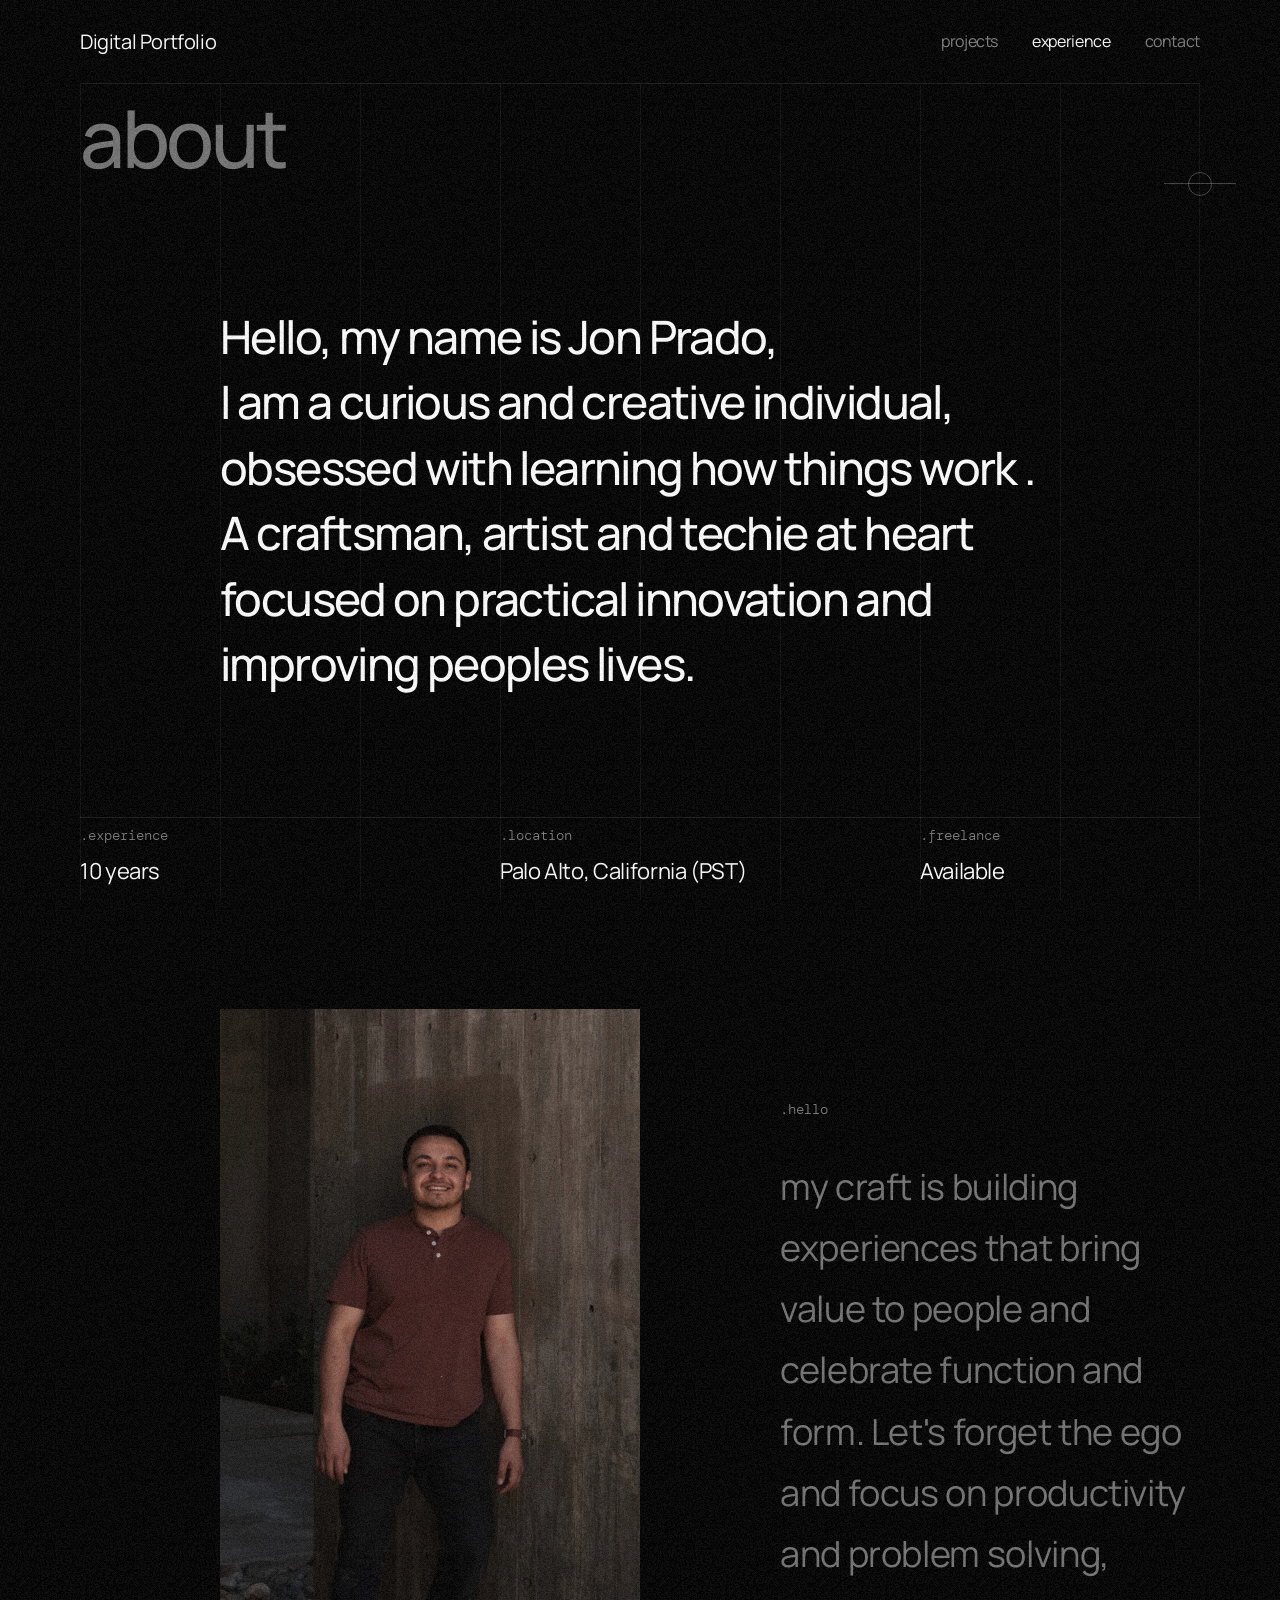
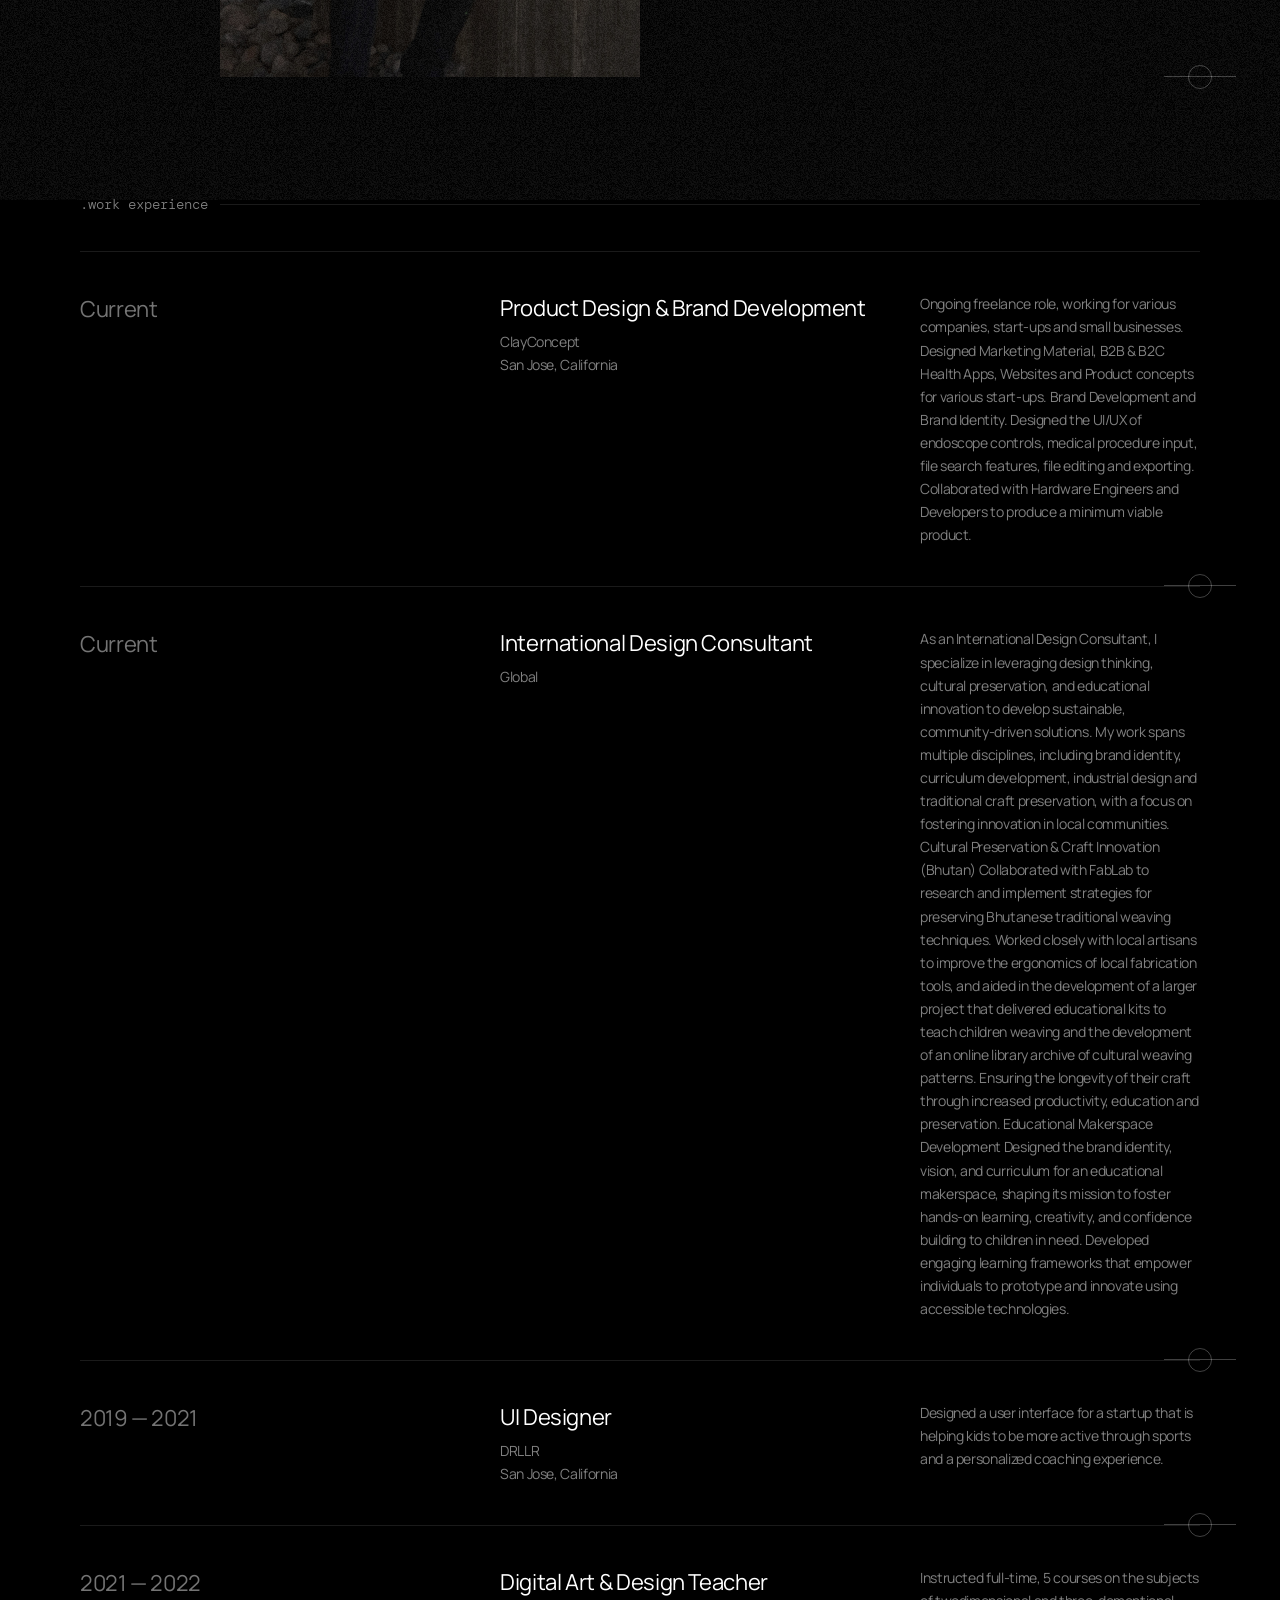
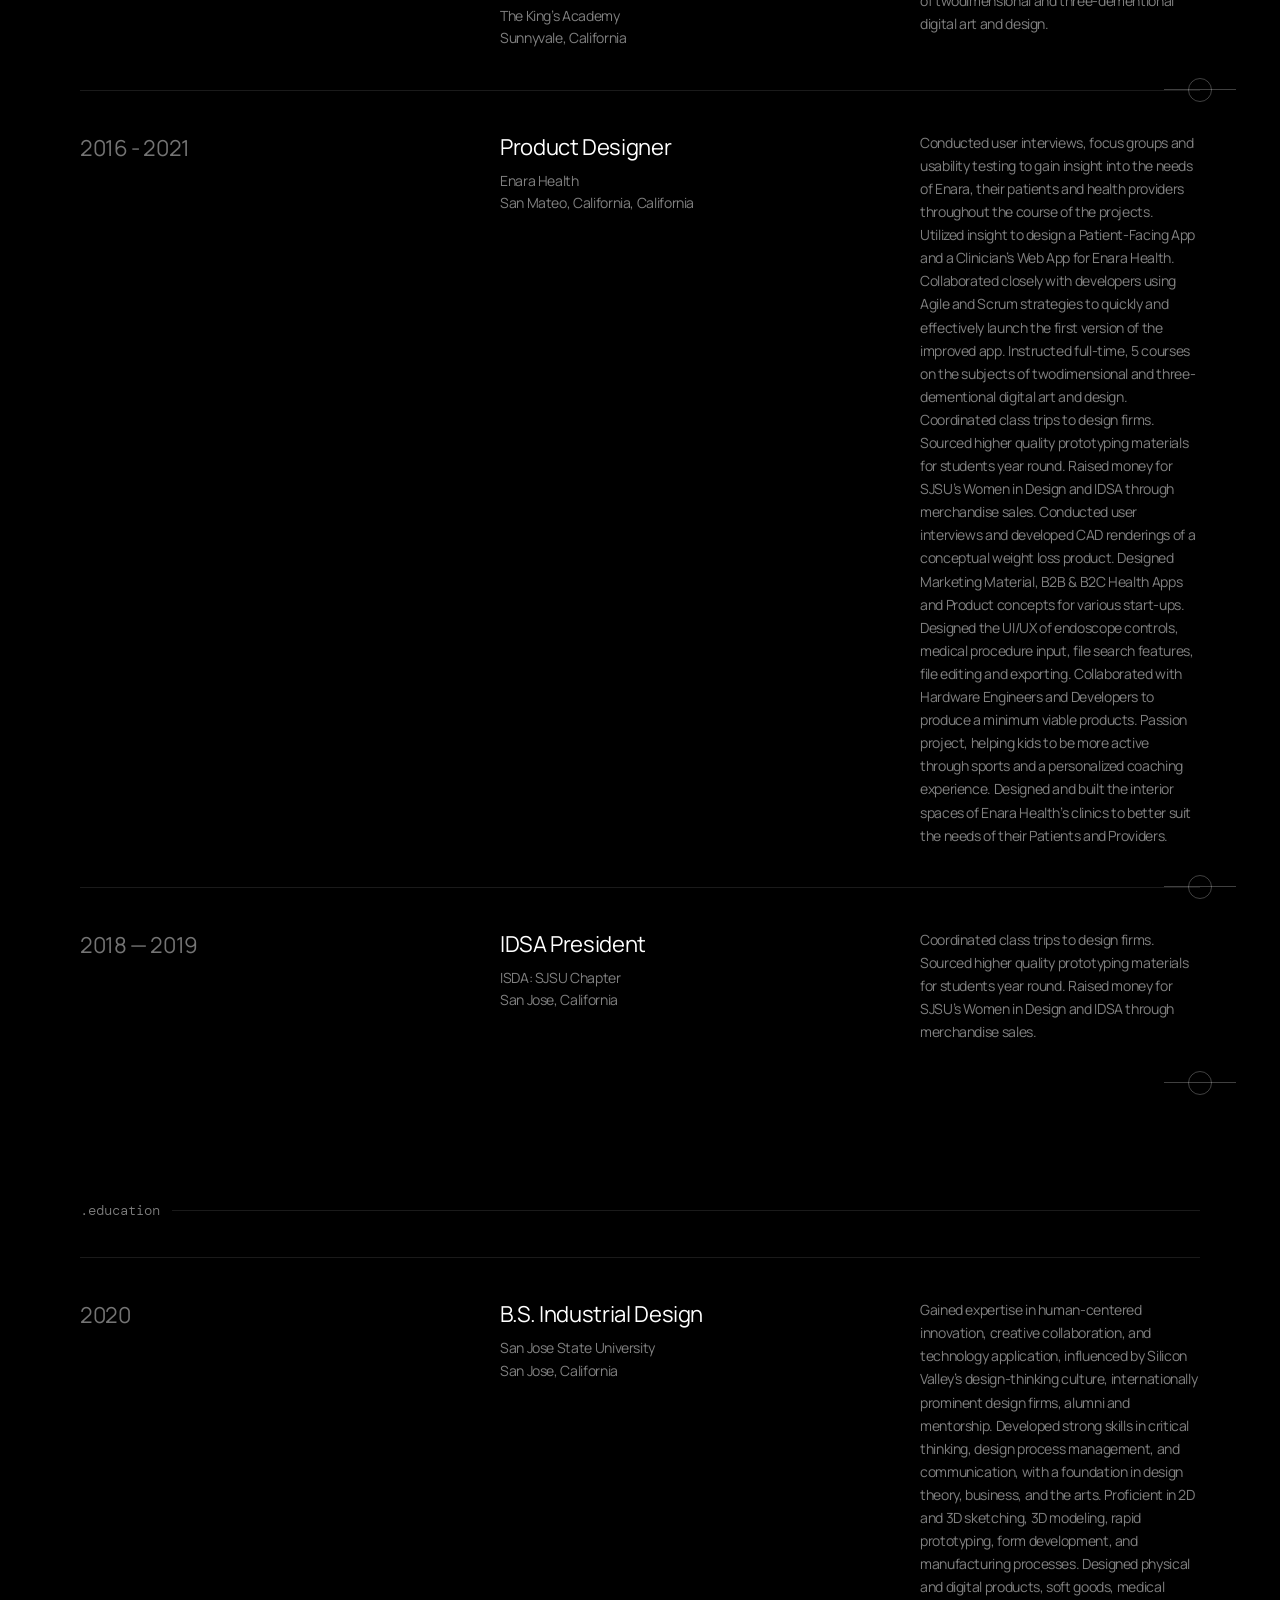
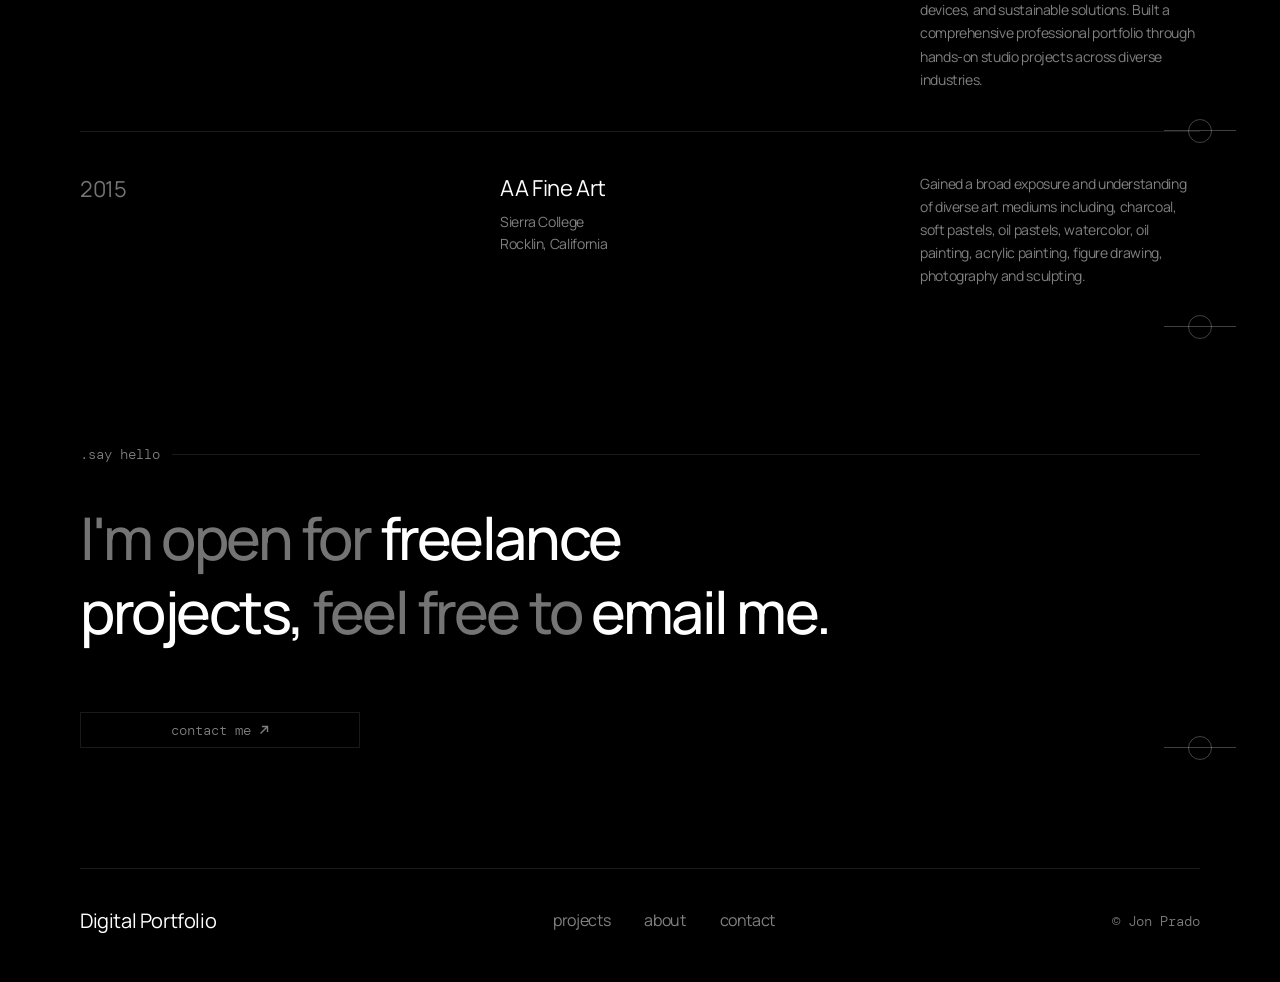
<file: about/index.html>
<!doctype html>
<html lang="en">
<head>
<meta charset="utf-8">
<meta name="viewport" content="width=device-width, initial-scale=1">
<title>About – Jon Prado</title>
<meta name="description" content="Background, work experience and education of industrial designer Jon Prado.">
<meta property="og:title" content="About – Jon Prado">
<meta property="og:description" content="Background, work experience and education of industrial designer Jon Prado.">
<meta property="og:image" content="../assets/img/ddtFr3f8RPTPjyp72djiLDMN8U.png">
<meta name="theme-color" content="#000000">
<link rel="icon" href="../assets/img/H1RxzfrUSxg64QKELY3QyXsmkQs.png" media="(prefers-color-scheme: light)">
<link rel="icon" href="../assets/img/whCHbDWYmjawGBTFboHAMs2qkU.png" media="(prefers-color-scheme: dark)">
<link rel="preconnect" href="https://fonts.googleapis.com">
<link rel="preconnect" href="https://fonts.gstatic.com" crossorigin>
<link rel="stylesheet" href="https://fonts.googleapis.com/css2?family=DM+Mono:wght@300;400&family=Manrope:wght@400;500&display=swap">
<link rel="stylesheet" href="../assets/css/style.css?v=co2">
</head>
<body>
<div class="grain" aria-hidden="true"></div>
<div class="columns" aria-hidden="true"><div class="container"><span></span><span></span><span></span><span></span><span></span><span></span><span></span><span></span></div></div>

<header class="nav">
  <div class="container">
    <a class="brand" href="../">Digital Portfolio</a>
    <button class="menu-btn" aria-expanded="false" aria-controls="nav-links"><span class="txt">menu</span><span class="icon" aria-hidden="true"></span></button>
    <nav class="nav-links" id="nav-links" aria-label="Main"><a href="../projects/">projects</a><a href="../about/" aria-current="page">experience</a><a href="../contact/">contact</a></nav>
    <div class="nav-progress" aria-hidden="true"></div>
  </div>
</header>

<main>
<section class="page-head">
  <div class="container">
    <h1 class="page-title mark">about</h1>
    <h2 class="lead reveal-words">Hello, my name is Jon Prado,<br>I am a curious and creative individual, obsessed with learning how things work . A craftsman, artist and techie at heart focused on  practical innovation and improving peoples lives.</h2>
    <div class="stats">
      <div><span class="mono label">.experience</span><h3>10 years</h3></div>
      <div><span class="mono label">.location</span><h3>Palo Alto, California (PST)</h3></div>
      <div><span class="mono label">.freelance</span><h3>Available</h3></div>
    </div>
  </div>
</section>
<section class="container">
  <div class="split hello-block mark">
    <div class="portrait fx"><img src="../assets/img/u8YN9o2jpIjj2VYtr0SYcEssaI.jpg" alt="Jon Prado leaning against a concrete wall" loading="lazy"></div>
    <div class="text"><p class="mono label section-label">.hello</p><h2 class="reveal-words">my craft is building experiences that bring value to people and celebrate function and form. Let&#x27;s forget the ego and focus on productivity and problem solving,</h2></div>
  </div>
  <div class="timeline">
    <p class="mono label section-label rule">.work experience</p>
    <article class="entry fx mark">
      <p class="period">Current</p>
      <div class="role"><h3>Product Design &amp; Brand Development</h3><p>ClayConcept<br>San Jose, California</p></div>
      <p class="desc">Ongoing freelance role, working for various companies, start-ups and small businesses. Designed Marketing Material, B2B &amp; B2C Health Apps, Websites and Product concepts for various start-ups. Brand Development and Brand Identity. Designed the UI/UX of endoscope controls, medical procedure input, file search features, file editing and exporting. Collaborated with Hardware Engineers and Developers to produce a minimum viable product.</p>
    </article><article class="entry fx mark">
      <p class="period">Current</p>
      <div class="role"><h3>International Design Consultant</h3><p>Global</p></div>
      <p class="desc">As an International Design Consultant, I specialize in leveraging design thinking, cultural preservation, and educational innovation to develop sustainable, community-driven solutions. My work spans multiple disciplines, including brand identity, curriculum development, industrial design and traditional craft preservation, with a focus on fostering innovation in local communities. Cultural Preservation &amp; Craft Innovation (Bhutan) Collaborated with FabLab to research and implement strategies for preserving Bhutanese traditional weaving techniques. Worked closely with local artisans to improve the ergonomics of local fabrication tools, and aided in the development of a larger project that delivered educational kits to teach children weaving and the development of an online library archive of cultural weaving patterns. Ensuring the longevity of their craft through increased productivity, education and preservation. Educational Makerspace Development Designed the brand identity, vision, and curriculum for an educational makerspace, shaping its mission to foster hands-on learning, creativity, and confidence building to children in need. Developed engaging learning frameworks that empower individuals to prototype and innovate using accessible technologies.</p>
    </article><article class="entry fx mark">
      <p class="period">2019 — 2021</p>
      <div class="role"><h3>UI Designer</h3><p>DRLLR<br>San Jose, California</p></div>
      <p class="desc">Designed a user interface for a startup that  is helping kids to be more active through sports and a personalized coaching experience.</p>
    </article><article class="entry fx mark">
      <p class="period">2021 — 2022</p>
      <div class="role"><h3>Digital Art &amp; Design Teacher</h3><p>The King’s Academy<br>Sunnyvale, California</p></div>
      <p class="desc">Instructed full-time, 5 courses on the subjects of twodimensional and three-dementional digital art and design.</p>
    </article><article class="entry fx mark">
      <p class="period">2016 - 2021</p>
      <div class="role"><h3>Product Designer</h3><p>Enara Health<br>San Mateo, California, California</p></div>
      <p class="desc">Conducted user interviews, focus groups and usability testing to gain insight into the needs of Enara, their patients and health providers throughout the course of the projects. Utilized insight to design a Patient-Facing App and a Clinician’s Web App for Enara Health. Collaborated closely with developers using Agile and Scrum strategies to quickly and effectively launch the first version of the improved app. Instructed full-time, 5 courses on the subjects of twodimensional and three-dementional digital art and design. Coordinated class trips to design firms. Sourced higher quality prototyping materials for students year round. Raised money for SJSU’s Women in Design and IDSA through merchandise sales. Conducted user interviews and developed CAD renderings of a conceptual weight loss product. Designed Marketing Material, B2B &amp; B2C Health Apps and Product concepts for various start-ups. Designed the UI/UX of endoscope controls, medical procedure input, file search features, file editing and exporting. Collaborated with Hardware Engineers and Developers to produce a minimum viable products. Passion project, helping kids to be more active through sports and a personalized coaching experience. Designed and built the interior spaces of Enara Health’s clinics to better suit the needs of their Patients and Providers.</p>
    </article><article class="entry fx mark">
      <p class="period">2018 — 2019</p>
      <div class="role"><h3>IDSA President</h3><p>ISDA: SJSU Chapter<br>San Jose, California</p></div>
      <p class="desc">Coordinated class trips to design firms. Sourced higher quality prototyping materials for students year round. Raised money for SJSU’s Women in Design and IDSA through merchandise sales.</p>
    </article>
  </div>
  <div class="timeline">
    <p class="mono label section-label rule">.education</p>
    <article class="entry fx mark">
      <p class="period">2020</p>
      <div class="role"><h3>B.S. Industrial Design</h3><p>San Jose State University<br>San Jose, California</p></div>
      <p class="desc">Gained expertise in human-centered innovation, creative collaboration, and technology application, influenced by Silicon Valley’s design-thinking culture, internationally prominent design firms, alumni and mentorship. Developed strong skills in critical thinking, design process management, and communication, with a foundation in design theory, business, and the arts. Proficient in 2D and 3D sketching, 3D modeling, rapid prototyping, form development, and manufacturing processes. Designed physical and digital products, soft goods, medical devices, and sustainable solutions. Built a comprehensive professional portfolio through hands-on studio projects across diverse industries.</p>
    </article><article class="entry fx mark">
      <p class="period">2015</p>
      <div class="role"><h3>AA Fine Art</h3><p>Sierra College<br>Rocklin, California</p></div>
      <p class="desc">Gained a broad exposure and  understanding of diverse art mediums including, charcoal, soft pastels, oil pastels, watercolor, oil painting, acrylic painting, figure drawing, photography and sculpting.</p>
    </article>
  </div>
</section>
<section class="section say-hello">
  <div class="container">
    <p class="mono label section-label rule">.say hello</p>
    <h2 class="big fx">I'm open for <span class="hi">freelance projects,</span> feel free to <a href="../contact/">email me.</a></h2>
    <div class="cta-row fx mark mark-spin"><a class="btn mono" href="../contact/">contact me <svg viewBox="0 0 10 10" aria-hidden="true"><path d="M1.5 8.5l7-7M3 1.5h5.5V7"/></svg></a></div>
  </div>
</section>
</main>

<footer class="footer">
  <div class="container">
    <a class="brand" href="../">Digital Portfolio</a>
    <nav class="links" aria-label="Footer"><a href="../projects/">projects</a><a href="../about/">about</a><a href="../contact/">contact</a></nav>
    <p class="mono copy">© Jon Prado</p>
  </div>
</footer>

<script src="../assets/js/main.js?v=f211797f" defer></script>
</body>
</html>
</file>
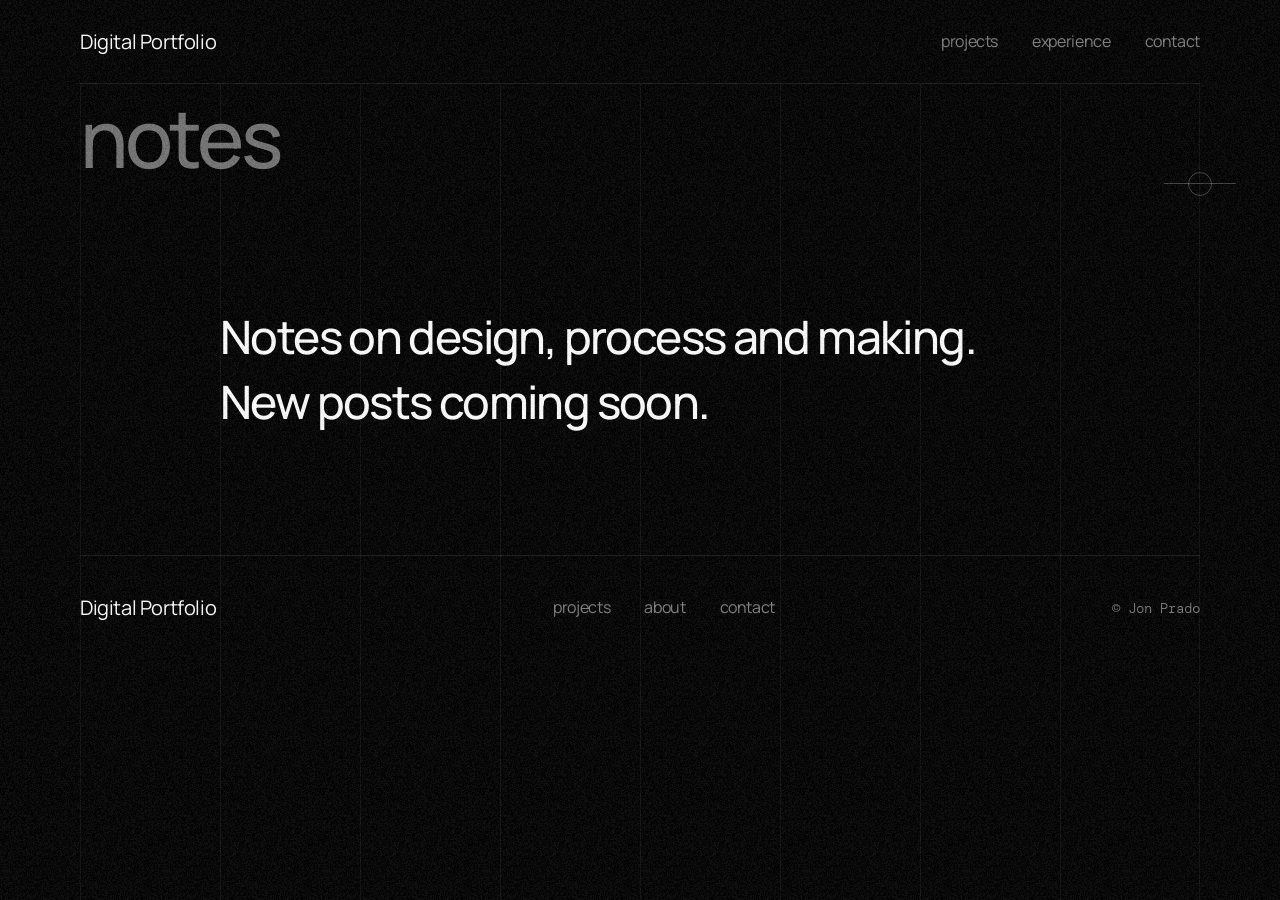
<file: blog/index.html>
<!doctype html>
<html lang="en">
<head>
<meta charset="utf-8">
<meta name="viewport" content="width=device-width, initial-scale=1">
<title>Notes – Jon Prado</title>
<meta name="description" content="Notes on design, process and making by Jon Prado.">
<meta property="og:title" content="Notes – Jon Prado">
<meta property="og:description" content="Notes on design, process and making by Jon Prado.">
<meta property="og:image" content="../assets/img/ddtFr3f8RPTPjyp72djiLDMN8U.png">
<meta name="theme-color" content="#000000">
<link rel="icon" href="../assets/img/H1RxzfrUSxg64QKELY3QyXsmkQs.png" media="(prefers-color-scheme: light)">
<link rel="icon" href="../assets/img/whCHbDWYmjawGBTFboHAMs2qkU.png" media="(prefers-color-scheme: dark)">
<link rel="preconnect" href="https://fonts.googleapis.com">
<link rel="preconnect" href="https://fonts.gstatic.com" crossorigin>
<link rel="stylesheet" href="https://fonts.googleapis.com/css2?family=DM+Mono:wght@300;400&family=Manrope:wght@400;500&display=swap">
<link rel="stylesheet" href="../assets/css/style.css?v=co2">
</head>
<body>
<div class="grain" aria-hidden="true"></div>
<div class="columns" aria-hidden="true"><div class="container"><span></span><span></span><span></span><span></span><span></span><span></span><span></span><span></span></div></div>

<header class="nav">
  <div class="container">
    <a class="brand" href="../">Digital Portfolio</a>
    <button class="menu-btn" aria-expanded="false" aria-controls="nav-links"><span class="txt">menu</span><span class="icon" aria-hidden="true"></span></button>
    <nav class="nav-links" id="nav-links" aria-label="Main"><a href="../projects/">projects</a><a href="../about/">experience</a><a href="../contact/">contact</a></nav>
    <div class="nav-progress" aria-hidden="true"></div>
  </div>
</header>

<main>
<section class="page-head">
  <div class="container">
    <h1 class="page-title mark">notes</h1>
    <h2 class="lead">Notes on design, process and making. New posts coming soon.</h2>
    <div class="posts">
      <!-- Copy this block for each post:
      <a class="post" href="post-slug/"><time class="mono" datetime="2026-01-01">Jan 1, 2026</time><h3>Post title</h3><svg class="arrow" viewBox="0 0 50 50" aria-hidden="true"><path d="M6 25h37M27 9l16 16-16 16"/></svg></a>
      -->
    </div>
  </div>
</section>

</main>

<footer class="footer">
  <div class="container">
    <a class="brand" href="../">Digital Portfolio</a>
    <nav class="links" aria-label="Footer"><a href="../projects/">projects</a><a href="../about/">about</a><a href="../contact/">contact</a></nav>
    <p class="mono copy">© Jon Prado</p>
  </div>
</footer>

<script src="../assets/js/main.js?v=f211797f" defer></script>
</body>
</html>
</file>
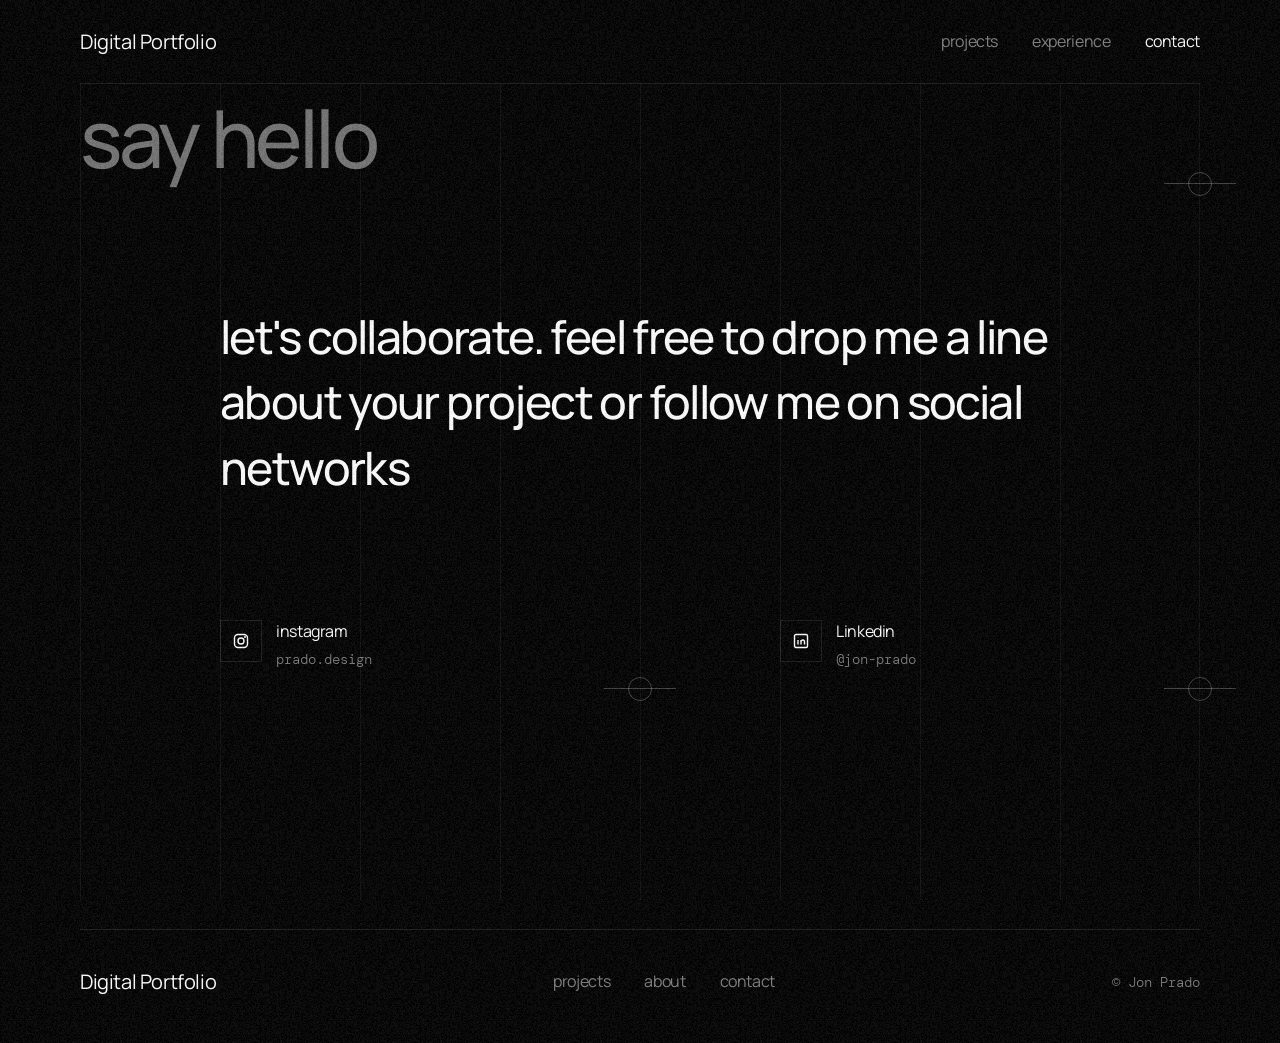
<file: contact/index.html>
<!doctype html>
<html lang="en">
<head>
<meta charset="utf-8">
<meta name="viewport" content="width=device-width, initial-scale=1">
<title>Contact – Jon Prado</title>
<meta name="description" content="Get in touch with Jon Prado about freelance industrial design and UI/UX projects.">
<meta property="og:title" content="Contact – Jon Prado">
<meta property="og:description" content="Get in touch with Jon Prado about freelance industrial design and UI/UX projects.">
<meta property="og:image" content="../assets/img/ddtFr3f8RPTPjyp72djiLDMN8U.png">
<meta name="theme-color" content="#000000">
<link rel="icon" href="../assets/img/H1RxzfrUSxg64QKELY3QyXsmkQs.png" media="(prefers-color-scheme: light)">
<link rel="icon" href="../assets/img/whCHbDWYmjawGBTFboHAMs2qkU.png" media="(prefers-color-scheme: dark)">
<link rel="preconnect" href="https://fonts.googleapis.com">
<link rel="preconnect" href="https://fonts.gstatic.com" crossorigin>
<link rel="stylesheet" href="https://fonts.googleapis.com/css2?family=DM+Mono:wght@300;400&family=Manrope:wght@400;500&display=swap">
<link rel="stylesheet" href="../assets/css/style.css?v=co2">
</head>
<body>
<div class="grain" aria-hidden="true"></div>
<div class="columns" aria-hidden="true"><div class="container"><span></span><span></span><span></span><span></span><span></span><span></span><span></span><span></span></div></div>

<header class="nav">
  <div class="container">
    <a class="brand" href="../">Digital Portfolio</a>
    <button class="menu-btn" aria-expanded="false" aria-controls="nav-links"><span class="txt">menu</span><span class="icon" aria-hidden="true"></span></button>
    <nav class="nav-links" id="nav-links" aria-label="Main"><a href="../projects/">projects</a><a href="../about/">experience</a><a href="../contact/" aria-current="page">contact</a></nav>
    <div class="nav-progress" aria-hidden="true"></div>
  </div>
</header>

<main>
<section class="page-head">
  <div class="container">
    <h1 class="page-title mark">say hello</h1>
    <h2 class="lead reveal-words">let&#x27;s collaborate. feel free to drop me a line about your project or follow me on social networks</h2>
    <div class="socials">
      <a class="social social-ig fx mark mark-spin" href="https://www.instagram.com/prado.design/" target="_blank" rel="noopener"><span class="ico"><svg viewBox="0 0 16 16"><rect x="1.5" y="1.5" width="13" height="13" rx="3.5"/><circle cx="8" cy="8" r="3"/><circle cx="12" cy="4" r=".4"/></svg></span><span><strong>instagram</strong><span class="mono">prado.design</span></span></a>
      <a class="social social-li fx mark mark-spin" href="https://www.linkedin.com/in/jon-prado" target="_blank" rel="noopener"><span class="ico"><svg viewBox="0 0 16 16"><rect x="1.5" y="1.5" width="13" height="13" rx="1.5"/><path d="M5 7v4.5M5 4.6v.1M8 11.5V7m0 2c0-1.2.8-2 2-2s1.5.8 1.5 2v2.5"/></svg></span><span><strong>Linkedin</strong><span class="mono">@jon-prado</span></span></a>
    </div>
  </div>
</section>
</main>

<footer class="footer">
  <div class="container">
    <a class="brand" href="../">Digital Portfolio</a>
    <nav class="links" aria-label="Footer"><a href="../projects/">projects</a><a href="../about/">about</a><a href="../contact/">contact</a></nav>
    <p class="mono copy">© Jon Prado</p>
  </div>
</footer>

<script src="../assets/js/main.js?v=f211797f" defer></script>
</body>
</html>
</file>
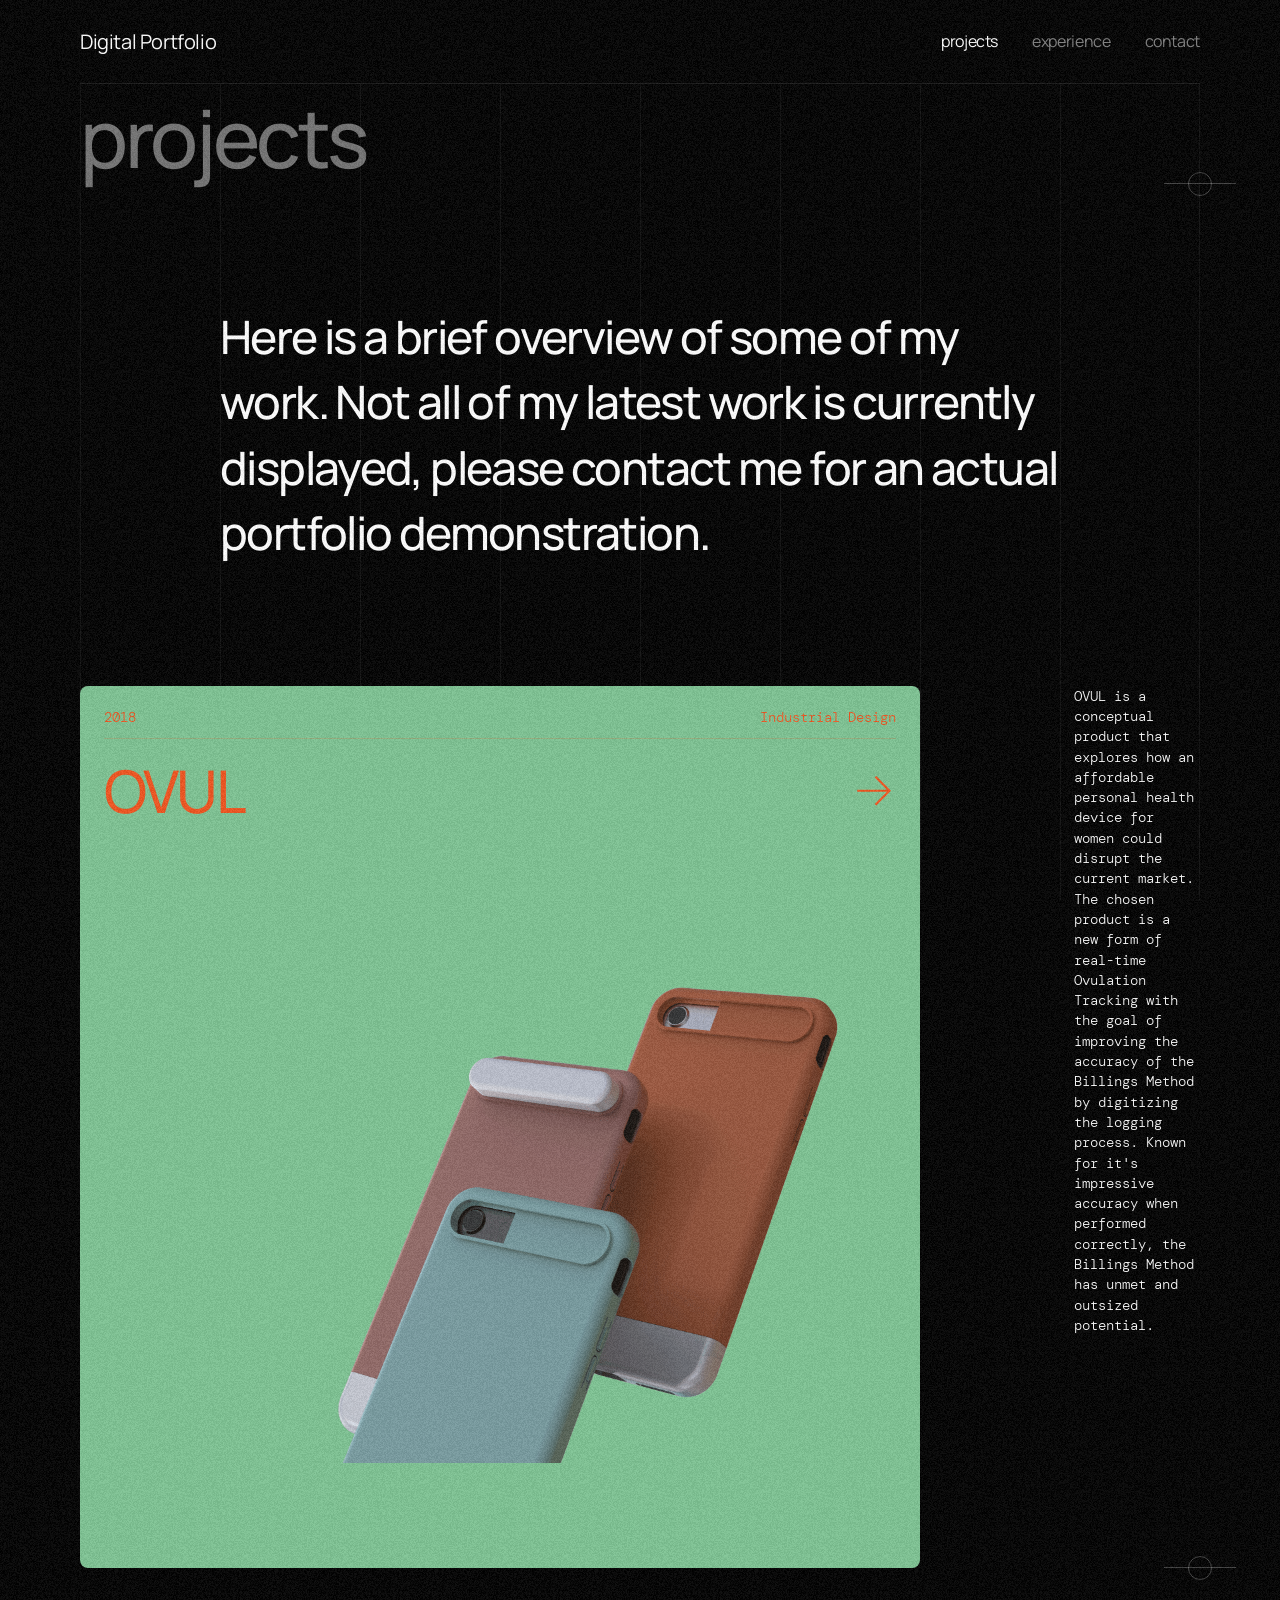
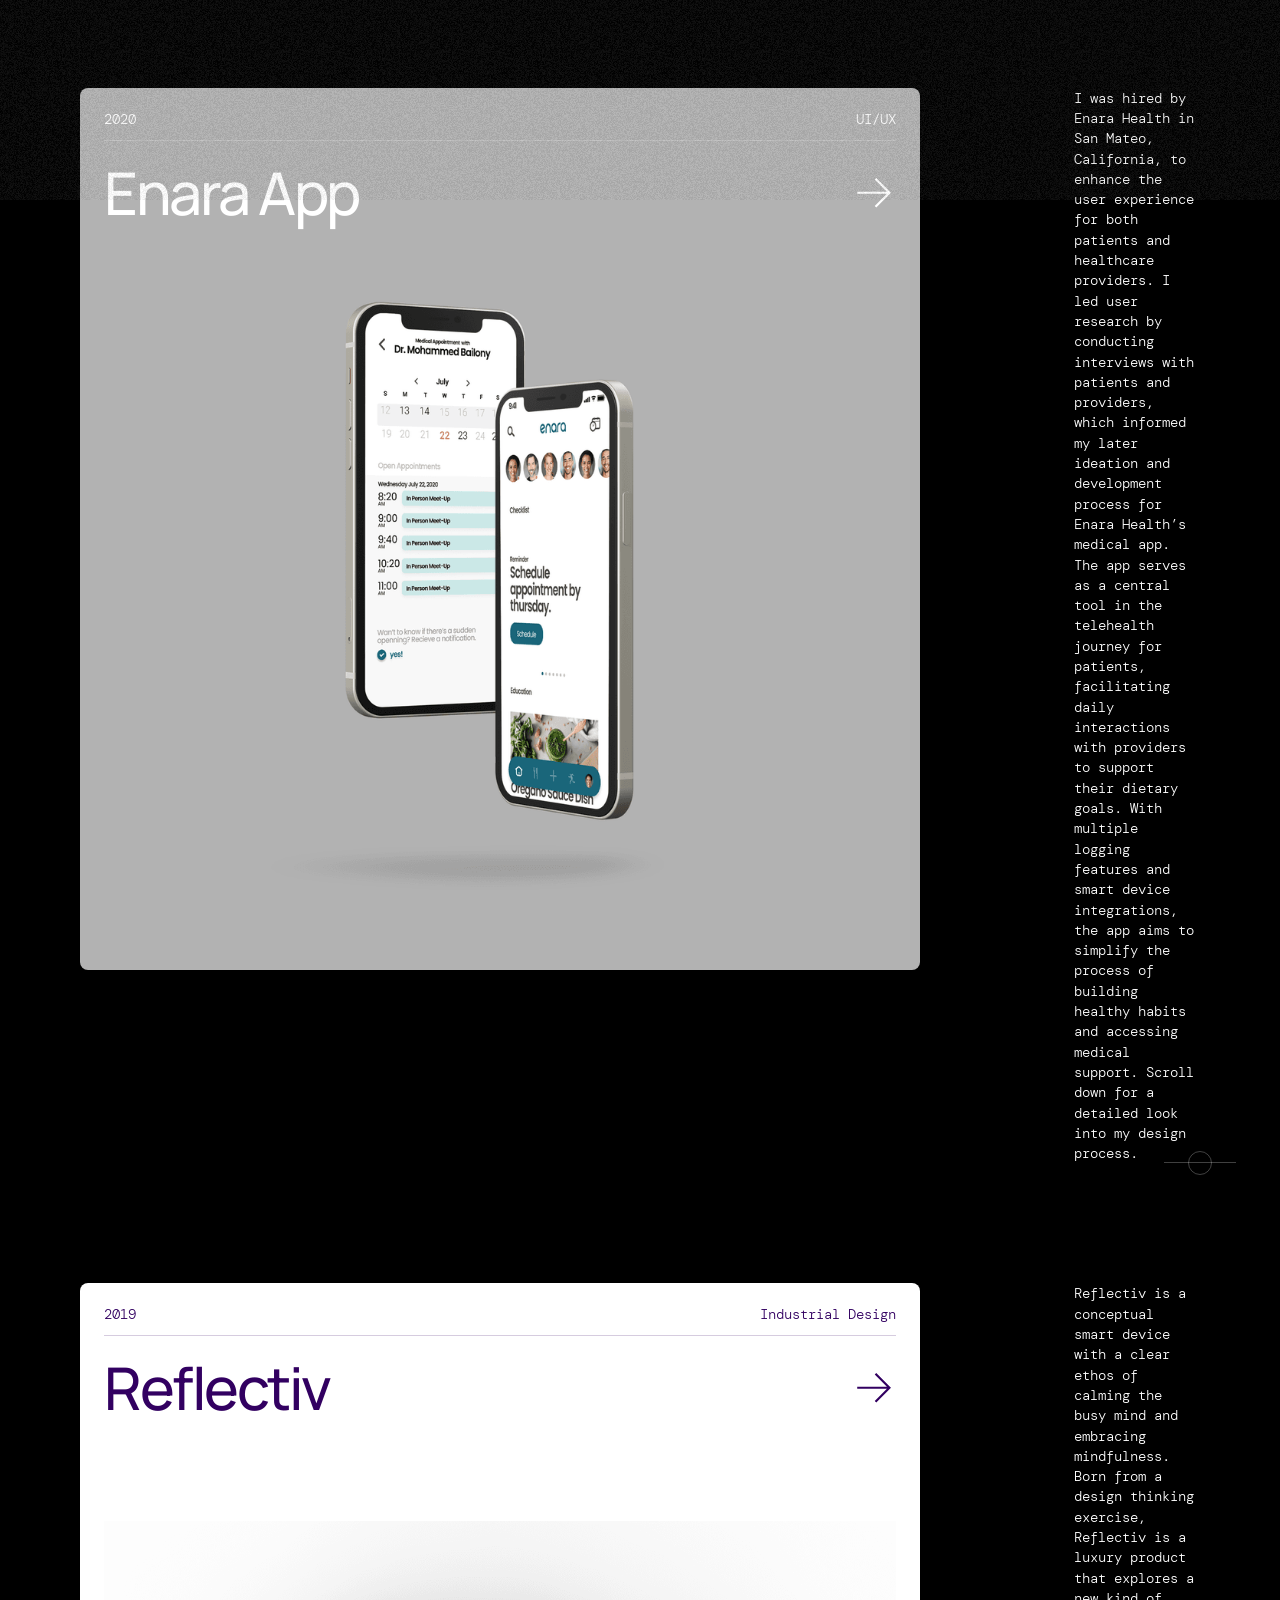
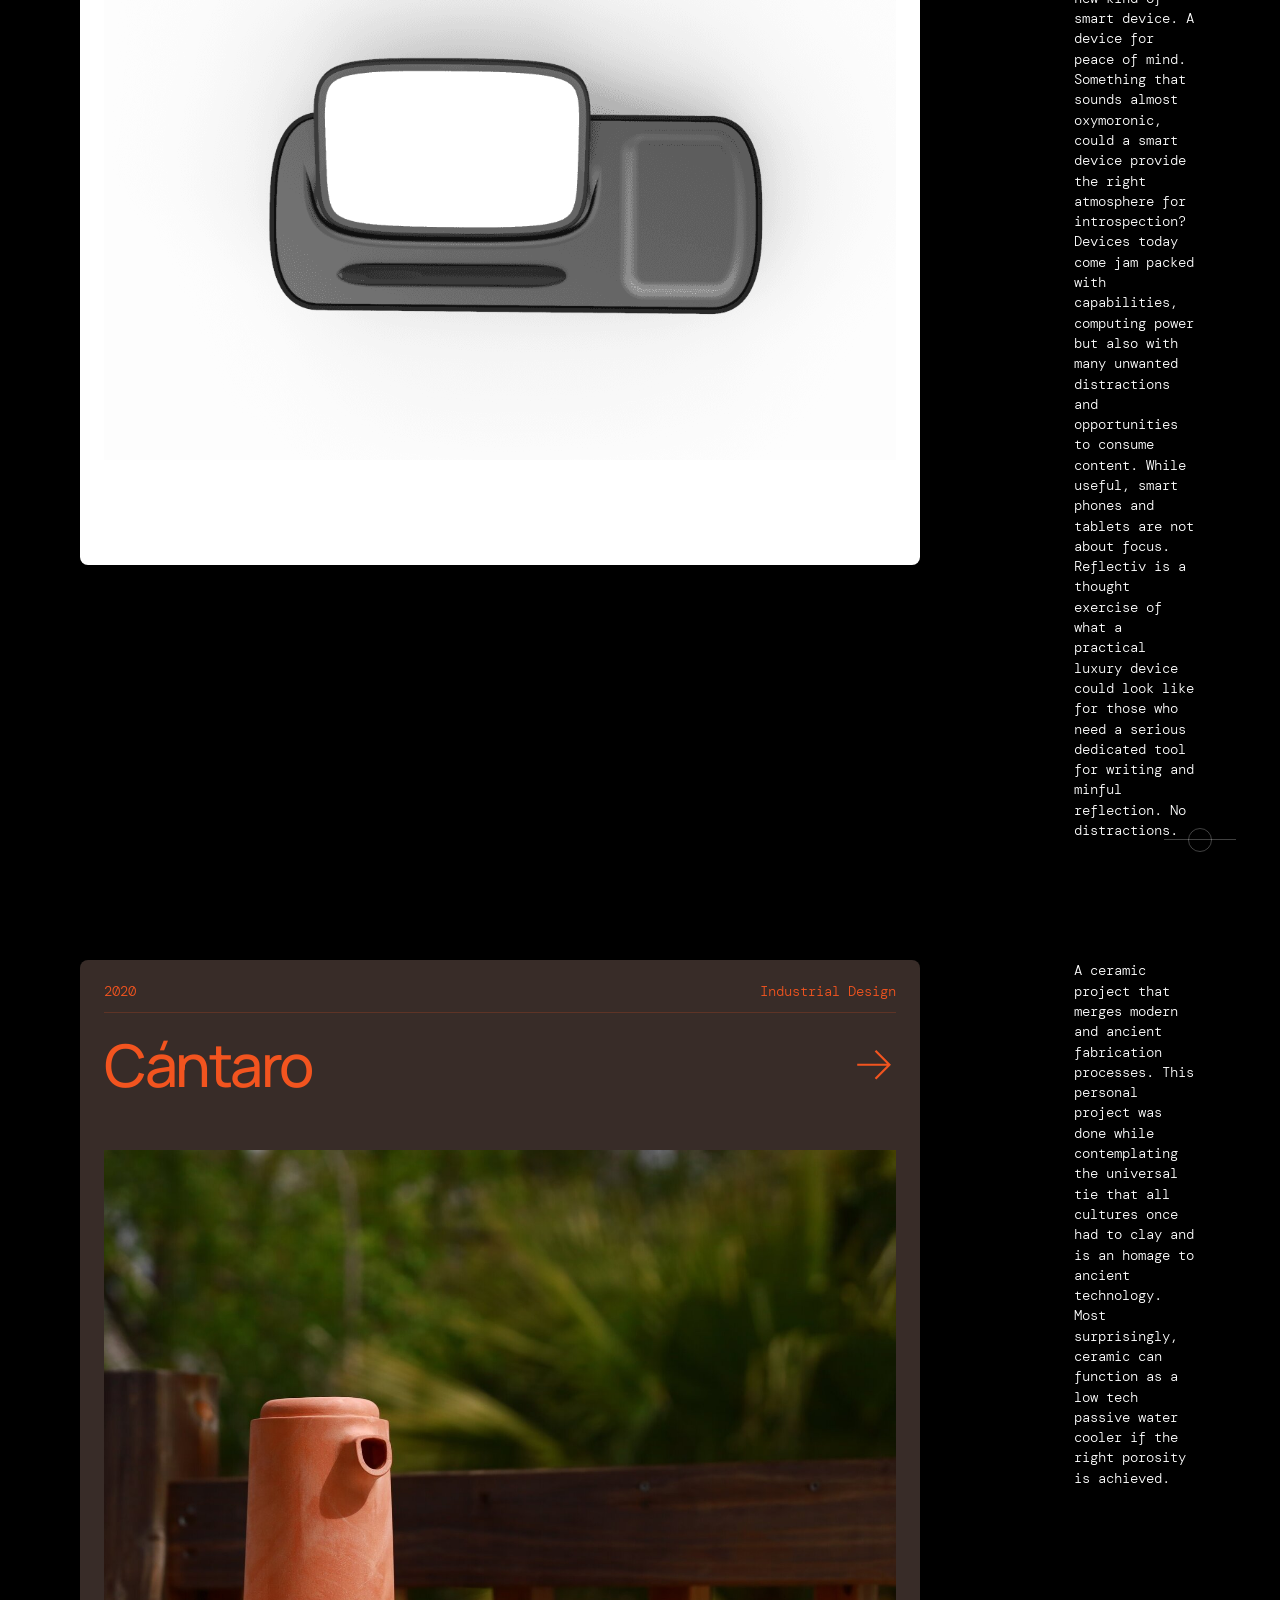
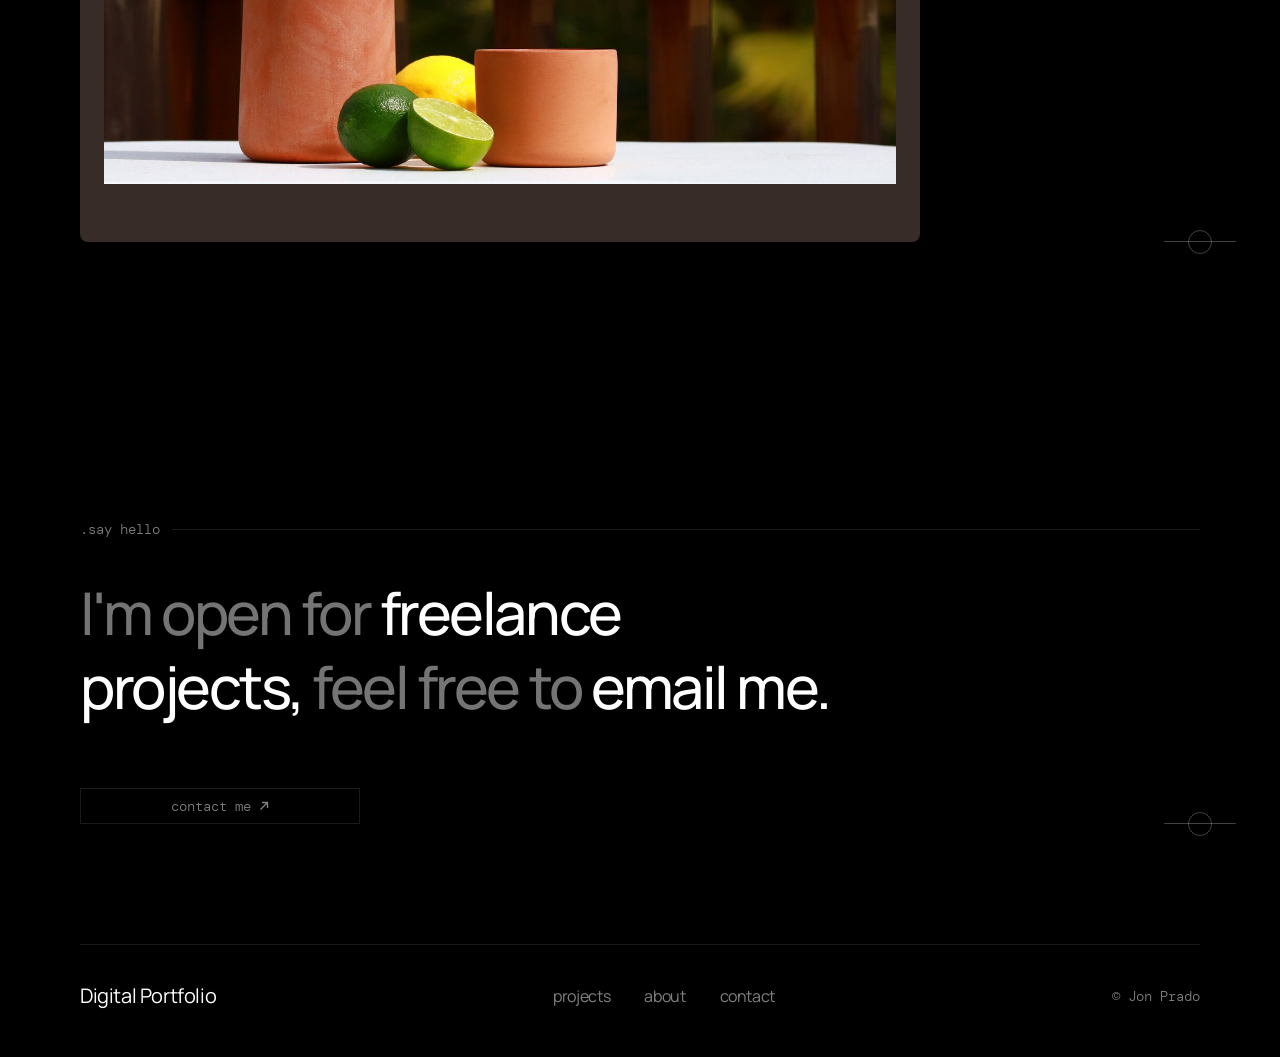
<file: projects/index.html>
<!doctype html>
<html lang="en">
<head>
<meta charset="utf-8">
<meta name="viewport" content="width=device-width, initial-scale=1">
<title>Projects – Jon Prado</title>
<meta name="description" content="Selected industrial design and UI/UX work by Jon Prado.">
<meta property="og:title" content="Projects – Jon Prado">
<meta property="og:description" content="Selected industrial design and UI/UX work by Jon Prado.">
<meta property="og:image" content="../assets/img/ddtFr3f8RPTPjyp72djiLDMN8U.png">
<meta name="theme-color" content="#000000">
<link rel="icon" href="../assets/img/H1RxzfrUSxg64QKELY3QyXsmkQs.png" media="(prefers-color-scheme: light)">
<link rel="icon" href="../assets/img/whCHbDWYmjawGBTFboHAMs2qkU.png" media="(prefers-color-scheme: dark)">
<link rel="preconnect" href="https://fonts.googleapis.com">
<link rel="preconnect" href="https://fonts.gstatic.com" crossorigin>
<link rel="stylesheet" href="https://fonts.googleapis.com/css2?family=DM+Mono:wght@300;400&family=Manrope:wght@400;500&display=swap">
<link rel="stylesheet" href="../assets/css/style.css?v=co2">
</head>
<body>
<div class="grain" aria-hidden="true"></div>
<div class="columns" aria-hidden="true"><div class="container"><span></span><span></span><span></span><span></span><span></span><span></span><span></span><span></span></div></div>

<header class="nav">
  <div class="container">
    <a class="brand" href="../">Digital Portfolio</a>
    <button class="menu-btn" aria-expanded="false" aria-controls="nav-links"><span class="txt">menu</span><span class="icon" aria-hidden="true"></span></button>
    <nav class="nav-links" id="nav-links" aria-label="Main"><a href="../projects/" aria-current="page">projects</a><a href="../about/">experience</a><a href="../contact/">contact</a></nav>
    <div class="nav-progress" aria-hidden="true"></div>
  </div>
</header>

<main>
<section class="page-head">
  <div class="container">
    <h1 class="page-title mark">projects</h1>
    <h2 class="lead reveal-words">Here is a brief overview of some of my work. Not all of my latest work is currently displayed, please contact me for an actual portfolio demonstration.</h2>
  </div>
</section>
<section class="project-list"><div class="container">
<article class="project-row fx mark">
      <a class="card" href="../work/ovul/" style="--card-bg:#7ec494;--card-fg:#f2541f">
      <div class="card-meta mono"><span>2018</span><span>Industrial Design</span></div>
      <div class="card-head"><h2 class="card-title">OVUL</h2><svg class="arrow" viewBox="0 0 50 50" aria-hidden="true"><path d="M6 25h37M27 9l16 16-16 16"/></svg></div>
      <div class="card-media"><img src="../assets/img/D6uMwXmjwP4r5SUDkoceBvg2MZQ.png" alt="OVUL project preview" loading="lazy"></div>
    </a>
      <p class="excerpt mono">OVUL is a conceptual product that explores how an affordable personal health device for women could disrupt the current market. The chosen product is a new form of real-time Ovulation Tracking with the goal of improving the accuracy of the Billings Method by digitizing the logging process. Known for it&#x27;s impressive accuracy when performed correctly, the Billings Method has unmet and outsized potential.</p>
    </article>
<article class="project-row fx mark">
      <a class="card" href="../work/enara/" style="--card-bg:#b2b2b2;--card-fg:#ffffff">
      <div class="card-meta mono"><span>2020</span><span>UI/UX</span></div>
      <div class="card-head"><h2 class="card-title">Enara App</h2><svg class="arrow" viewBox="0 0 50 50" aria-hidden="true"><path d="M6 25h37M27 9l16 16-16 16"/></svg></div>
      <div class="card-media"><img src="../assets/img/BW2WRmh76UaScRCBBVhLJnbG78.png" alt="Enara App project preview" loading="lazy"></div>
    </a>
      <p class="excerpt mono">I was hired by Enara Health in San Mateo, California, to enhance the user experience for both patients and healthcare providers. I led user research by conducting interviews with patients and providers, which informed my later ideation and development process for Enara Health’s medical app. The app serves as a central tool in the telehealth journey for patients, facilitating daily interactions with providers to support their dietary goals. With multiple logging features and smart device integrations, the app aims to simplify the process of building healthy habits and accessing medical support. Scroll down for a detailed look into my design process.</p>
    </article>
<article class="project-row fx mark">
      <a class="card" href="../work/reflectiv/" style="--card-bg:#ffffff;--card-fg:#320061">
      <div class="card-meta mono"><span>2019</span><span>Industrial Design</span></div>
      <div class="card-head"><h2 class="card-title">Reflectiv</h2><svg class="arrow" viewBox="0 0 50 50" aria-hidden="true"><path d="M6 25h37M27 9l16 16-16 16"/></svg></div>
      <div class="card-media"><img src="../assets/img/eOJOJpgJSYdZbyvGGleHhKwXjw.png" alt="Reflectiv project preview" loading="lazy"></div>
    </a>
      <p class="excerpt mono">Reflectiv is a conceptual smart device with a clear ethos of calming the busy mind and embracing mindfulness. Born from a design thinking exercise, Reflectiv is a luxury product that explores a new kind of smart device. A device for peace of mind. Something that sounds almost oxymoronic, could a smart device provide the right atmosphere for introspection? Devices today come jam packed with capabilities, computing power but also with many unwanted distractions and opportunities to consume content. While useful, smart phones and tablets are not about focus. Reflectiv is a thought exercise of what a practical luxury device could look like for those who need a serious dedicated tool for writing and minful reflection. No distractions.</p>
    </article>
<article class="project-row fx mark">
      <a class="card" href="../work/cantaro/" style="--card-bg:#382c28;--card-fg:#f2541f">
      <div class="card-meta mono"><span>2020</span><span>Industrial Design</span></div>
      <div class="card-head"><h2 class="card-title">Cántaro</h2><svg class="arrow" viewBox="0 0 50 50" aria-hidden="true"><path d="M6 25h37M27 9l16 16-16 16"/></svg></div>
      <div class="card-media"><img src="../assets/img/kQ1GVPhJEOHPLH3GgwyuNDnxaw.jpg" alt="Cántaro project preview" loading="lazy"></div>
    </a>
      <p class="excerpt mono">A ceramic project that merges modern and ancient fabrication processes. This personal project was done while contemplating the universal tie that all cultures once had to clay and is an homage to ancient technology. Most surprisingly, ceramic can function as a low tech passive water cooler if the right porosity is achieved.</p>
    </article>
</div></section>
<section class="section say-hello">
  <div class="container">
    <p class="mono label section-label rule">.say hello</p>
    <h2 class="big fx">I'm open for <span class="hi">freelance projects,</span> feel free to <a href="../contact/">email me.</a></h2>
    <div class="cta-row fx mark mark-spin"><a class="btn mono" href="../contact/">contact me <svg viewBox="0 0 10 10" aria-hidden="true"><path d="M1.5 8.5l7-7M3 1.5h5.5V7"/></svg></a></div>
  </div>
</section>
</main>

<footer class="footer">
  <div class="container">
    <a class="brand" href="../">Digital Portfolio</a>
    <nav class="links" aria-label="Footer"><a href="../projects/">projects</a><a href="../about/">about</a><a href="../contact/">contact</a></nav>
    <p class="mono copy">© Jon Prado</p>
  </div>
</footer>

<script src="../assets/js/main.js?v=f211797f" defer></script>
</body>
</html>
</file>
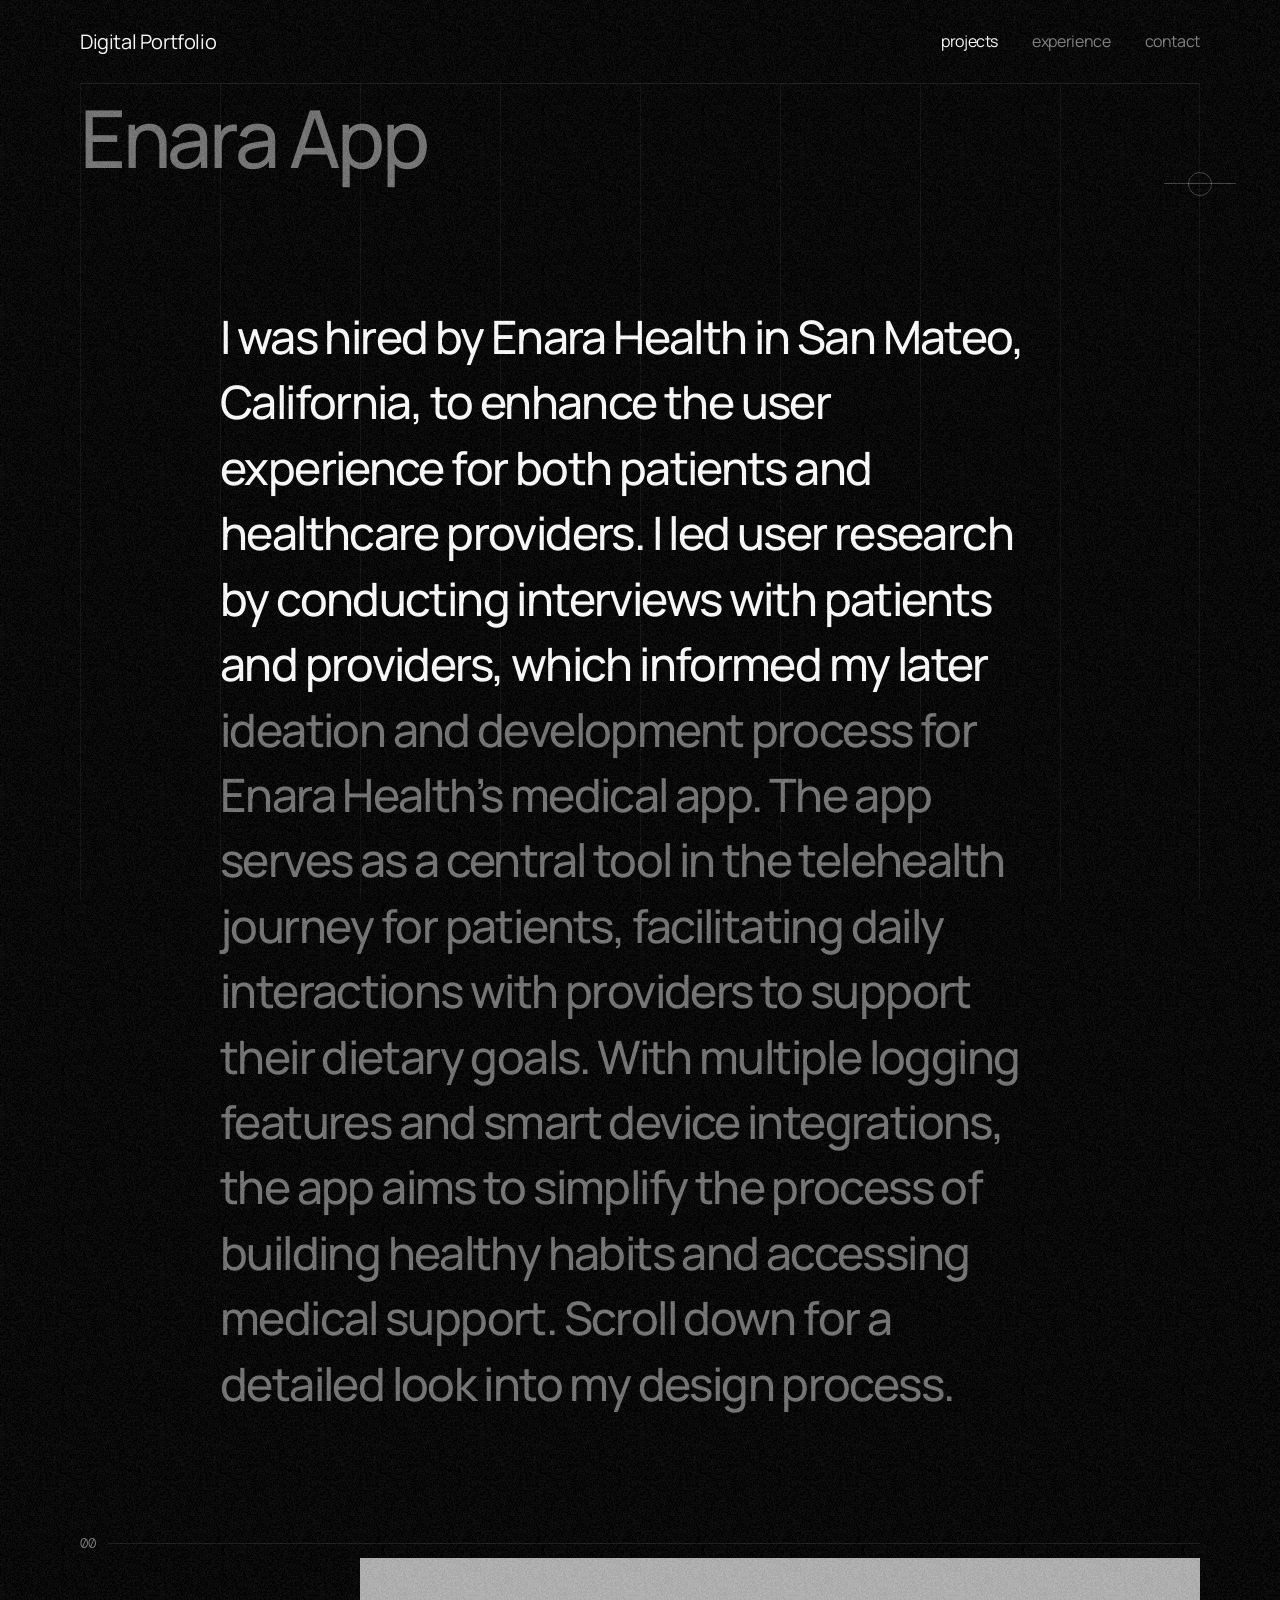
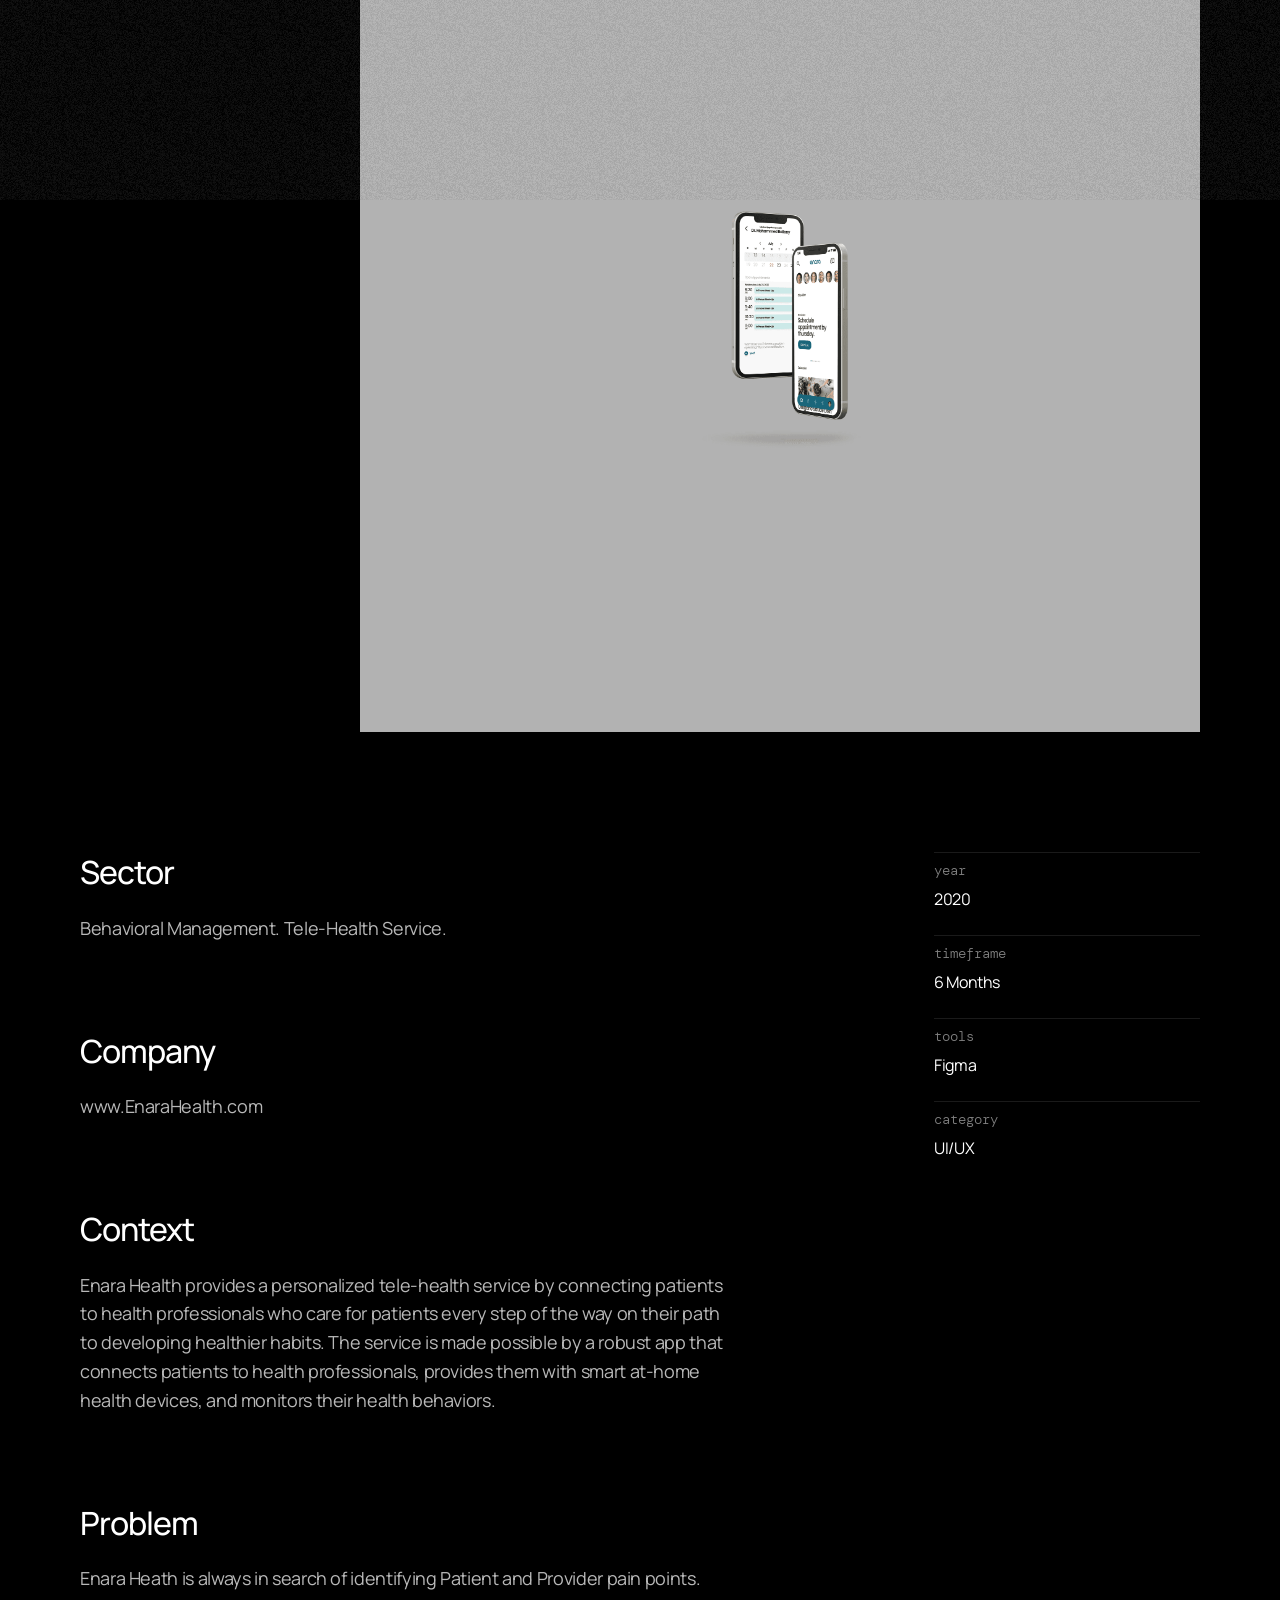
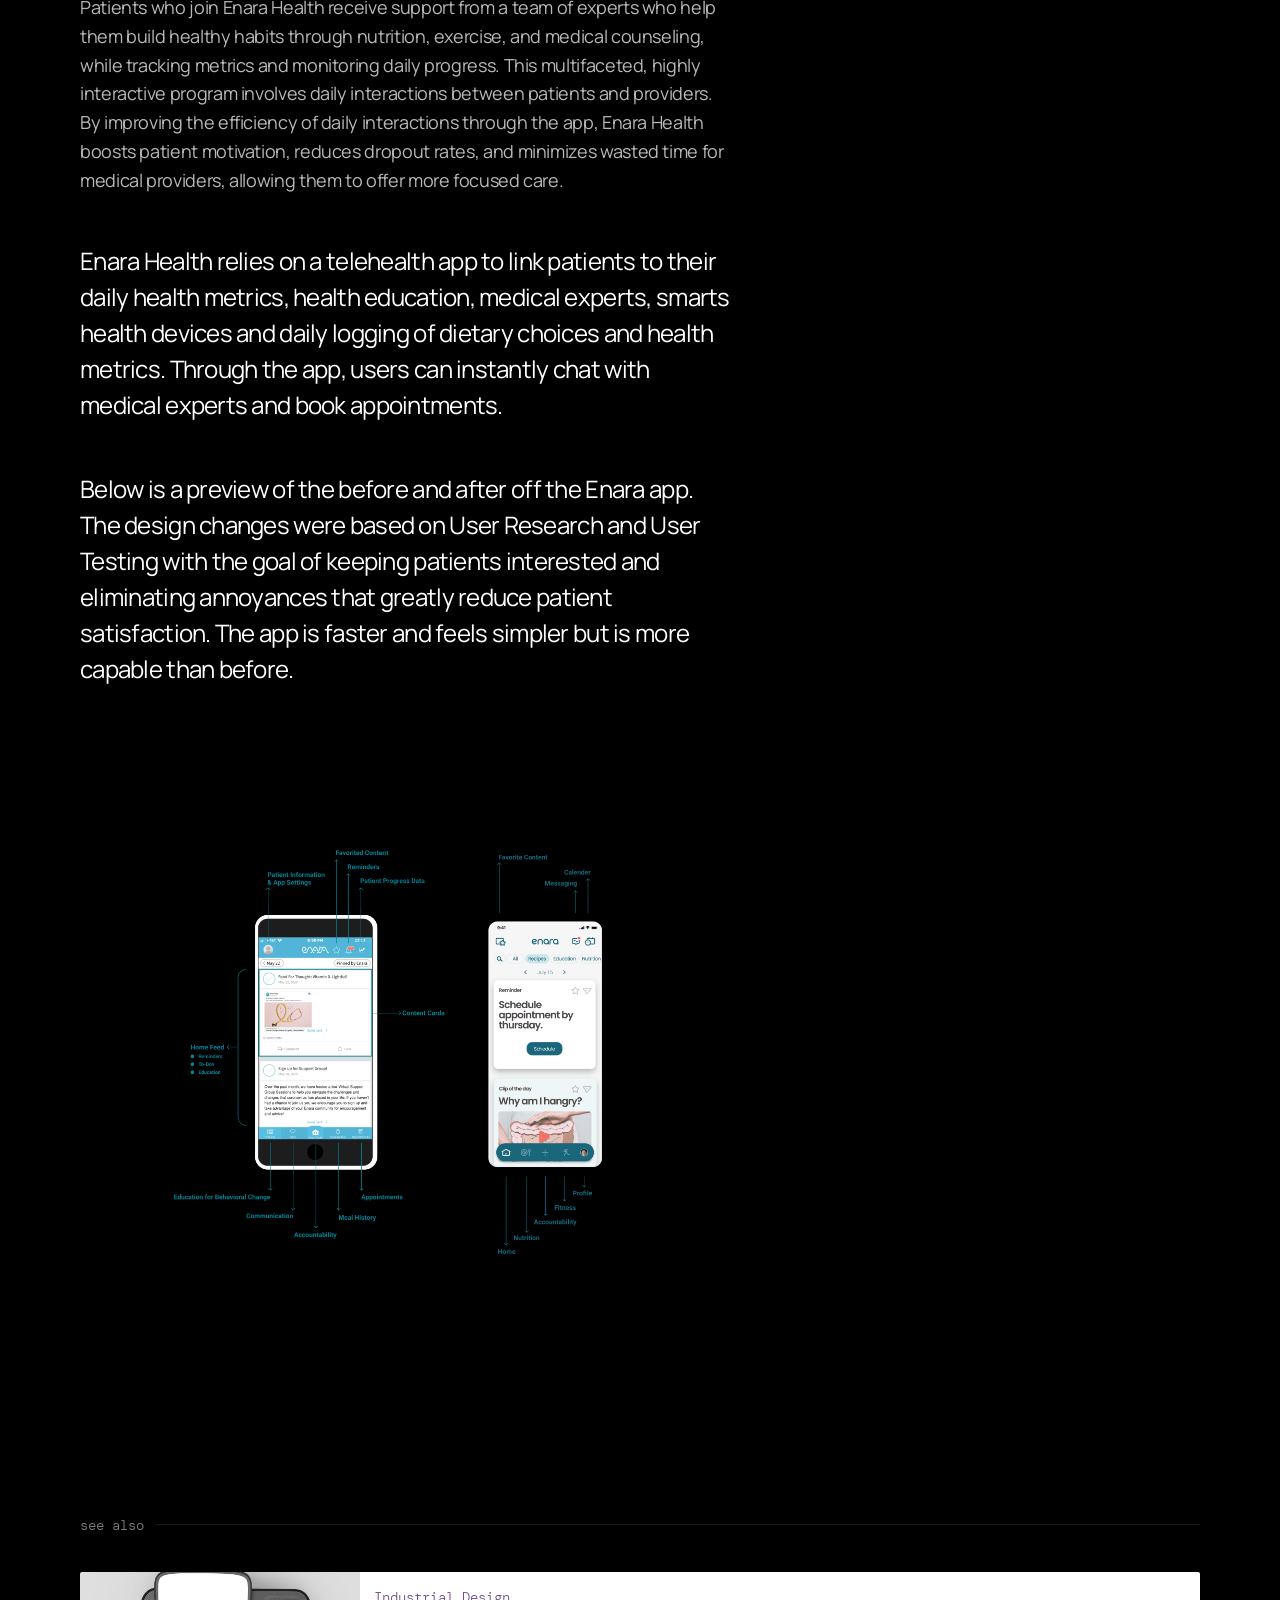
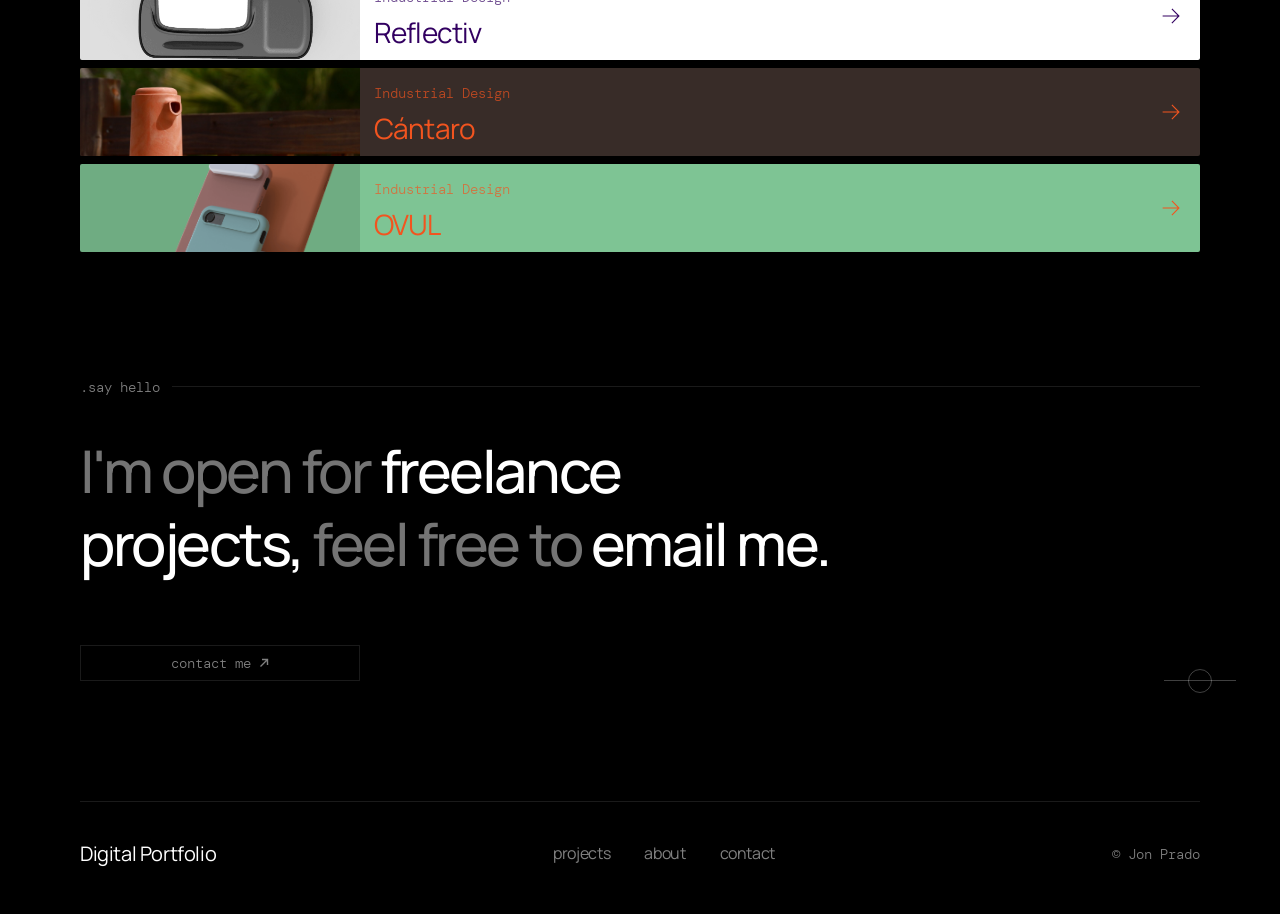
<file: work/enara/index.html>
<!doctype html>
<html lang="en">
<head>
<meta charset="utf-8">
<meta name="viewport" content="width=device-width, initial-scale=1">
<title>Enara App – Jon Prado</title>
<meta name="description" content="I was hired by Enara Health in San Mateo, California, to enhance the user experience for both patients and healthcare providers">
<meta property="og:title" content="Enara App – Jon Prado">
<meta property="og:description" content="I was hired by Enara Health in San Mateo, California, to enhance the user experience for both patients and healthcare providers">
<meta property="og:image" content="../../assets/img/ddtFr3f8RPTPjyp72djiLDMN8U.png">
<meta name="theme-color" content="#000000">
<link rel="icon" href="../../assets/img/H1RxzfrUSxg64QKELY3QyXsmkQs.png" media="(prefers-color-scheme: light)">
<link rel="icon" href="../../assets/img/whCHbDWYmjawGBTFboHAMs2qkU.png" media="(prefers-color-scheme: dark)">
<link rel="preconnect" href="https://fonts.googleapis.com">
<link rel="preconnect" href="https://fonts.gstatic.com" crossorigin>
<link rel="stylesheet" href="https://fonts.googleapis.com/css2?family=DM+Mono:wght@300;400&family=Manrope:wght@400;500&display=swap">
<link rel="stylesheet" href="../../assets/css/style.css?v=co2">
</head>
<body>
<div class="grain" aria-hidden="true"></div>
<div class="columns" aria-hidden="true"><div class="container"><span></span><span></span><span></span><span></span><span></span><span></span><span></span><span></span></div></div>

<header class="nav">
  <div class="container">
    <a class="brand" href="../../">Digital Portfolio</a>
    <button class="menu-btn" aria-expanded="false" aria-controls="nav-links"><span class="txt">menu</span><span class="icon" aria-hidden="true"></span></button>
    <nav class="nav-links" id="nav-links" aria-label="Main"><a href="../../projects/" aria-current="page">projects</a><a href="../../about/">experience</a><a href="../../contact/">contact</a></nav>
    <div class="nav-progress" aria-hidden="true"></div>
  </div>
</header>

<main>
<section class="page-head" style="--card-bg:#b2b2b2">
  <div class="container">
    <h1 class="page-title mark">Enara App</h1>
    <h2 class="lead reveal-words">I was hired by Enara Health in San Mateo, California, to enhance the user experience for both patients and healthcare providers. I led user research by conducting interviews with patients and providers, which informed my later ideation and development process for Enara Health’s medical app. The app serves as a central tool in the telehealth journey for patients, facilitating daily interactions with providers to support their dietary goals. With multiple logging features and smart device integrations, the app aims to simplify the process of building healthy habits and accessing medical support. Scroll down for a detailed look into my design process.</h2>
    <div class="cs-hero">
      <p class="index mono label">00</p>
      <figure class="fx"><img src="../../assets/img/8qWOfsyC3d03aC7DcS9LLNZ82Y.png" alt="Enara App hero image"></figure>
    </div>
  </div>
</section>
<section class="container cs-body">
  <div class="cs-content">
    <h3>Sector</h3>
    <p>Behavioral Management. Tele-Health Service.</p>
    <h3>Company</h3>
    <p>www.EnaraHealth.com</p>
    <h3>Context</h3>
    <p>Enara Health provides a personalized tele-health service by connecting patients to health professionals who care for patients every step of the way on their path to developing healthier habits. The service is made possible by a robust app that connects patients to health professionals, provides them with smart at-home health devices, and monitors their health behaviors.</p>
    <h3>Problem</h3>
    <p>Enara Heath is always in search of identifying Patient and Provider pain points. Patients who join Enara Health receive support from a team of experts who help them build healthy habits through nutrition, exercise, and medical counseling, while tracking metrics and monitoring daily progress. This multifaceted, highly interactive program involves daily interactions between patients and providers. By improving the efficiency of daily interactions through the app, Enara Health boosts patient motivation, reduces dropout rates, and minimizes wasted time for medical providers, allowing them to offer more focused care.</p>
    <p class="statement">Enara Health relies on a telehealth app to link patients to their daily health metrics, health education, medical experts, smarts health devices and daily logging of dietary choices and health metrics. Through the app, users can instantly chat with medical experts and book appointments.</p>
    <p class="statement">Below is a preview of the before and after off the Enara app. The design changes were based on User Research and User Testing with the goal of keeping patients interested and eliminating annoyances that greatly reduce patient satisfaction. The app is faster and feels simpler but is more capable than before.</p>
    <figure class="fx"><img src="../../assets/img/SlkTh1Dtsr8kO3xt8KDRH4o.png" alt="Enara App detail" loading="lazy"></figure>
  </div>
  <aside class="cs-aside"><dl><dt class="mono">year</dt><dd>2020</dd><dt class="mono">timeframe</dt><dd>6 Months</dd><dt class="mono">tools</dt><dd>Figma</dd><dt class="mono">category</dt><dd>UI/UX</dd></dl></aside>
</section>
<section class="see-also"><div class="container">
  <p class="mono label section-label rule">see also</p>
  <a class="row fx" href="../../work/reflectiv/" style="--card-bg:#ffffff;--card-fg:#320061">
      <span class="thumb"><img src="../../assets/img/eOJOJpgJSYdZbyvGGleHhKwXjw.png" alt="" loading="lazy"></span>
      <span class="info"><span class="mono">Industrial Design</span><h3>Reflectiv</h3></span><svg class="arrow" viewBox="0 0 50 50" aria-hidden="true"><path d="M6 25h37M27 9l16 16-16 16"/></svg>
    </a><a class="row fx" href="../../work/cantaro/" style="--card-bg:#382c28;--card-fg:#f2541f">
      <span class="thumb"><img src="../../assets/img/kQ1GVPhJEOHPLH3GgwyuNDnxaw.jpg" alt="" loading="lazy"></span>
      <span class="info"><span class="mono">Industrial Design</span><h3>Cántaro</h3></span><svg class="arrow" viewBox="0 0 50 50" aria-hidden="true"><path d="M6 25h37M27 9l16 16-16 16"/></svg>
    </a><a class="row fx" href="../../work/ovul/" style="--card-bg:#7ec494;--card-fg:#f2541f">
      <span class="thumb"><img src="../../assets/img/D6uMwXmjwP4r5SUDkoceBvg2MZQ.png" alt="" loading="lazy"></span>
      <span class="info"><span class="mono">Industrial Design</span><h3>OVUL</h3></span><svg class="arrow" viewBox="0 0 50 50" aria-hidden="true"><path d="M6 25h37M27 9l16 16-16 16"/></svg>
    </a>
</div></section>
<section class="section say-hello">
  <div class="container">
    <p class="mono label section-label rule">.say hello</p>
    <h2 class="big fx">I'm open for <span class="hi">freelance projects,</span> feel free to <a href="../../contact/">email me.</a></h2>
    <div class="cta-row fx mark mark-spin"><a class="btn mono" href="../../contact/">contact me <svg viewBox="0 0 10 10" aria-hidden="true"><path d="M1.5 8.5l7-7M3 1.5h5.5V7"/></svg></a></div>
  </div>
</section>
</main>

<footer class="footer">
  <div class="container">
    <a class="brand" href="../../">Digital Portfolio</a>
    <nav class="links" aria-label="Footer"><a href="../../projects/">projects</a><a href="../../about/">about</a><a href="../../contact/">contact</a></nav>
    <p class="mono copy">© Jon Prado</p>
  </div>
</footer>

<script src="../../assets/js/main.js?v=f211797f" defer></script>
</body>
</html>
</file>
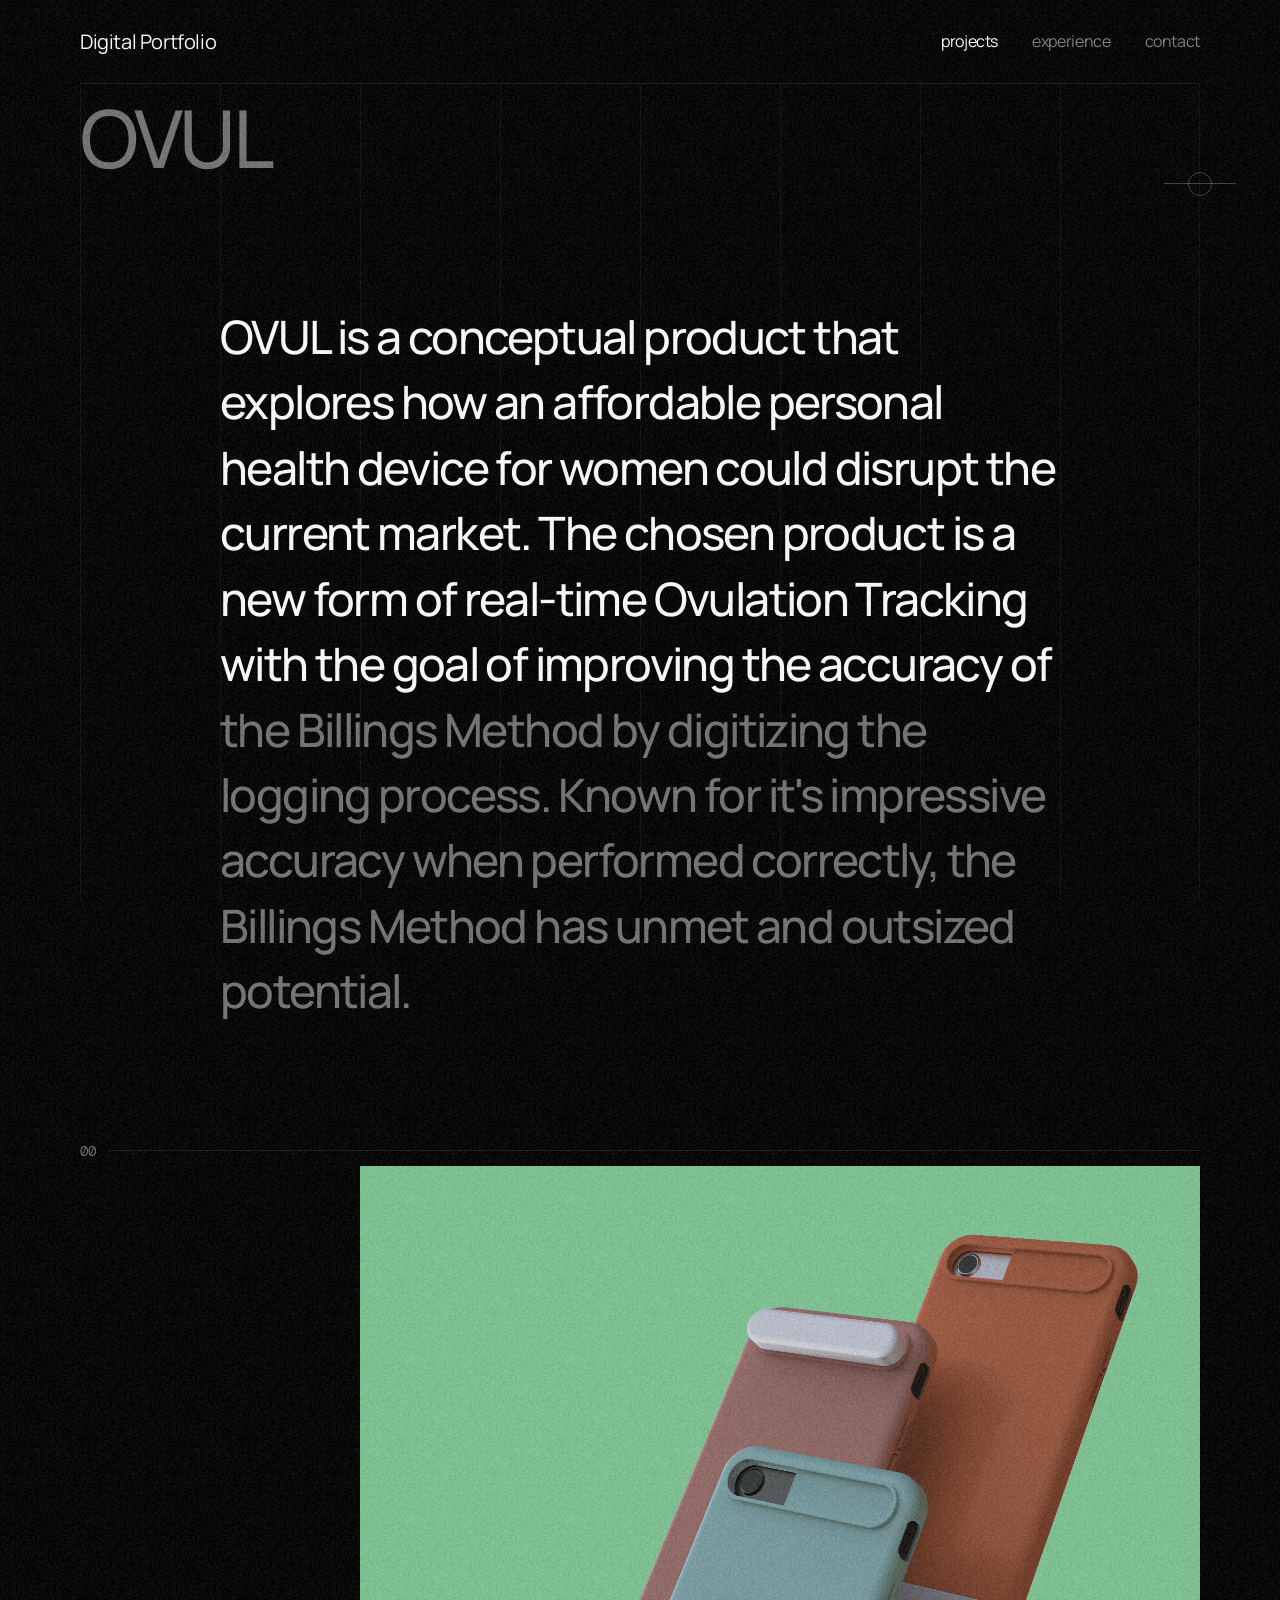
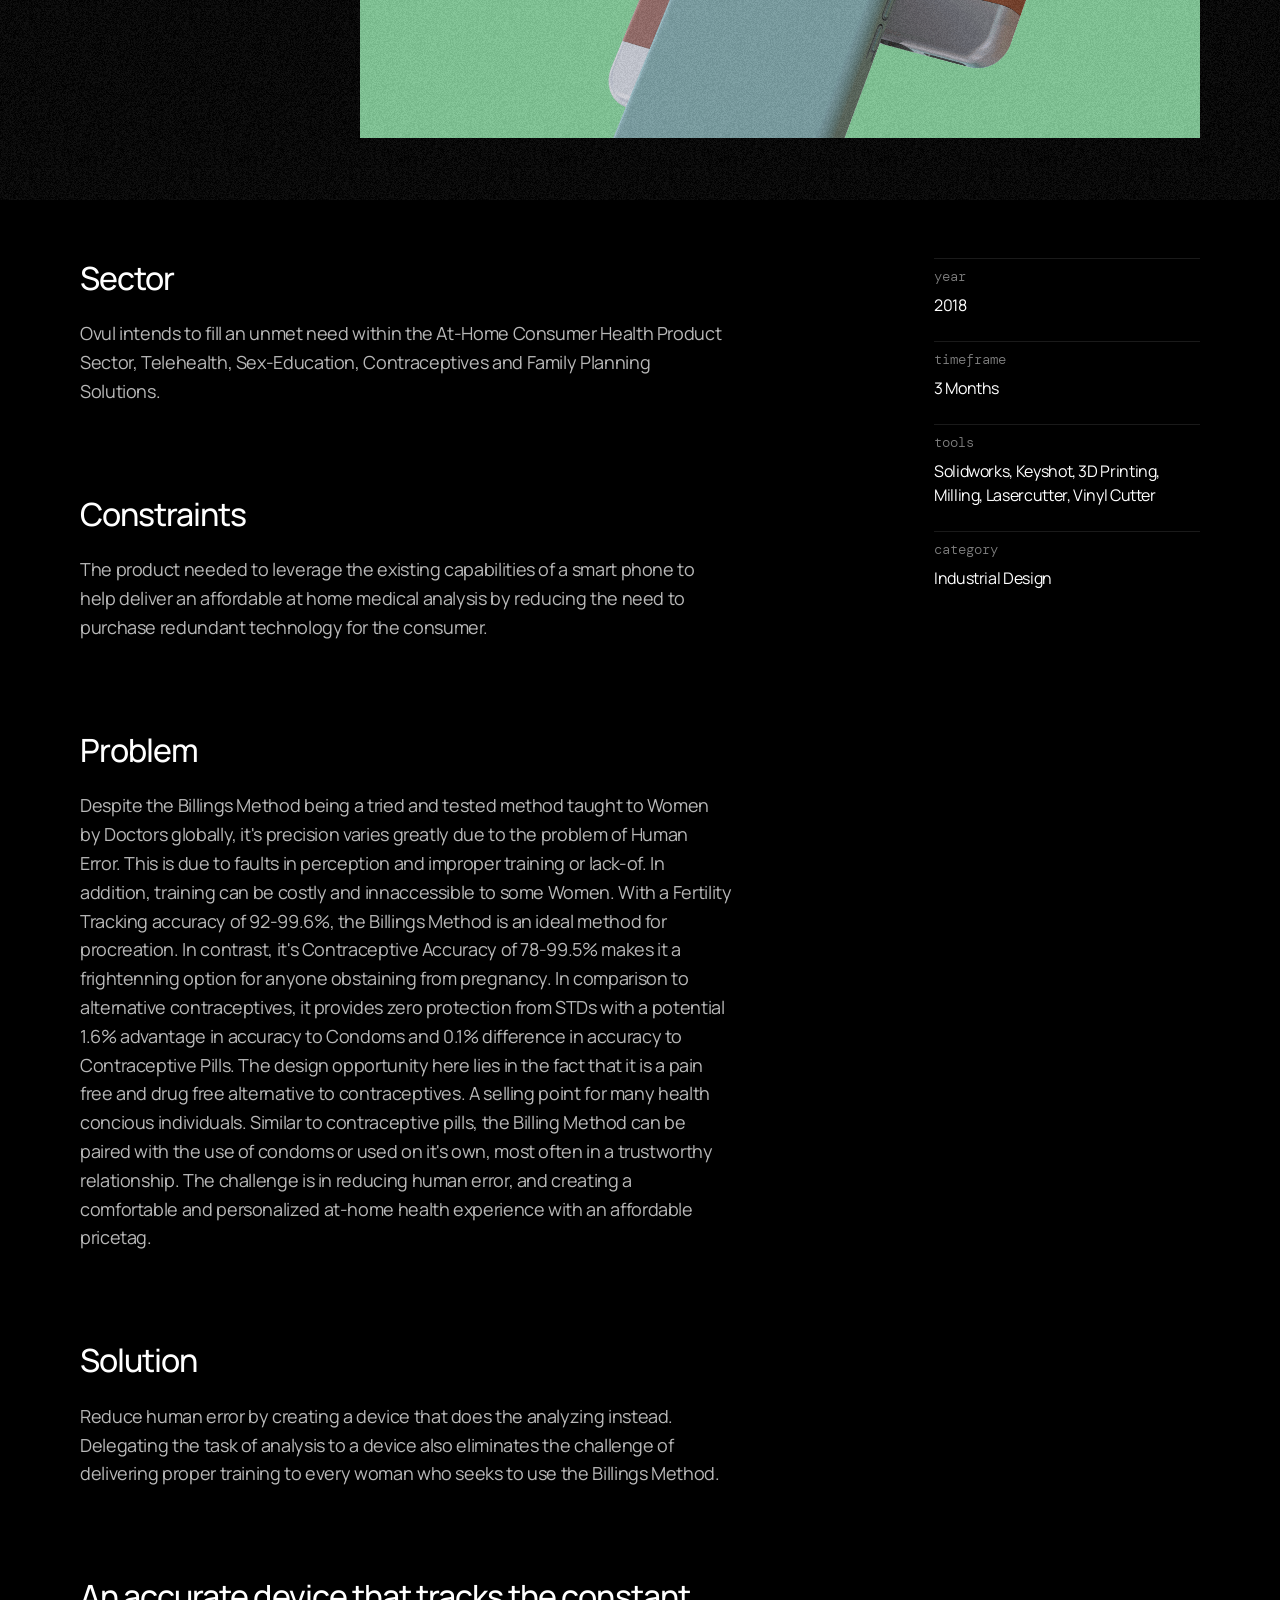
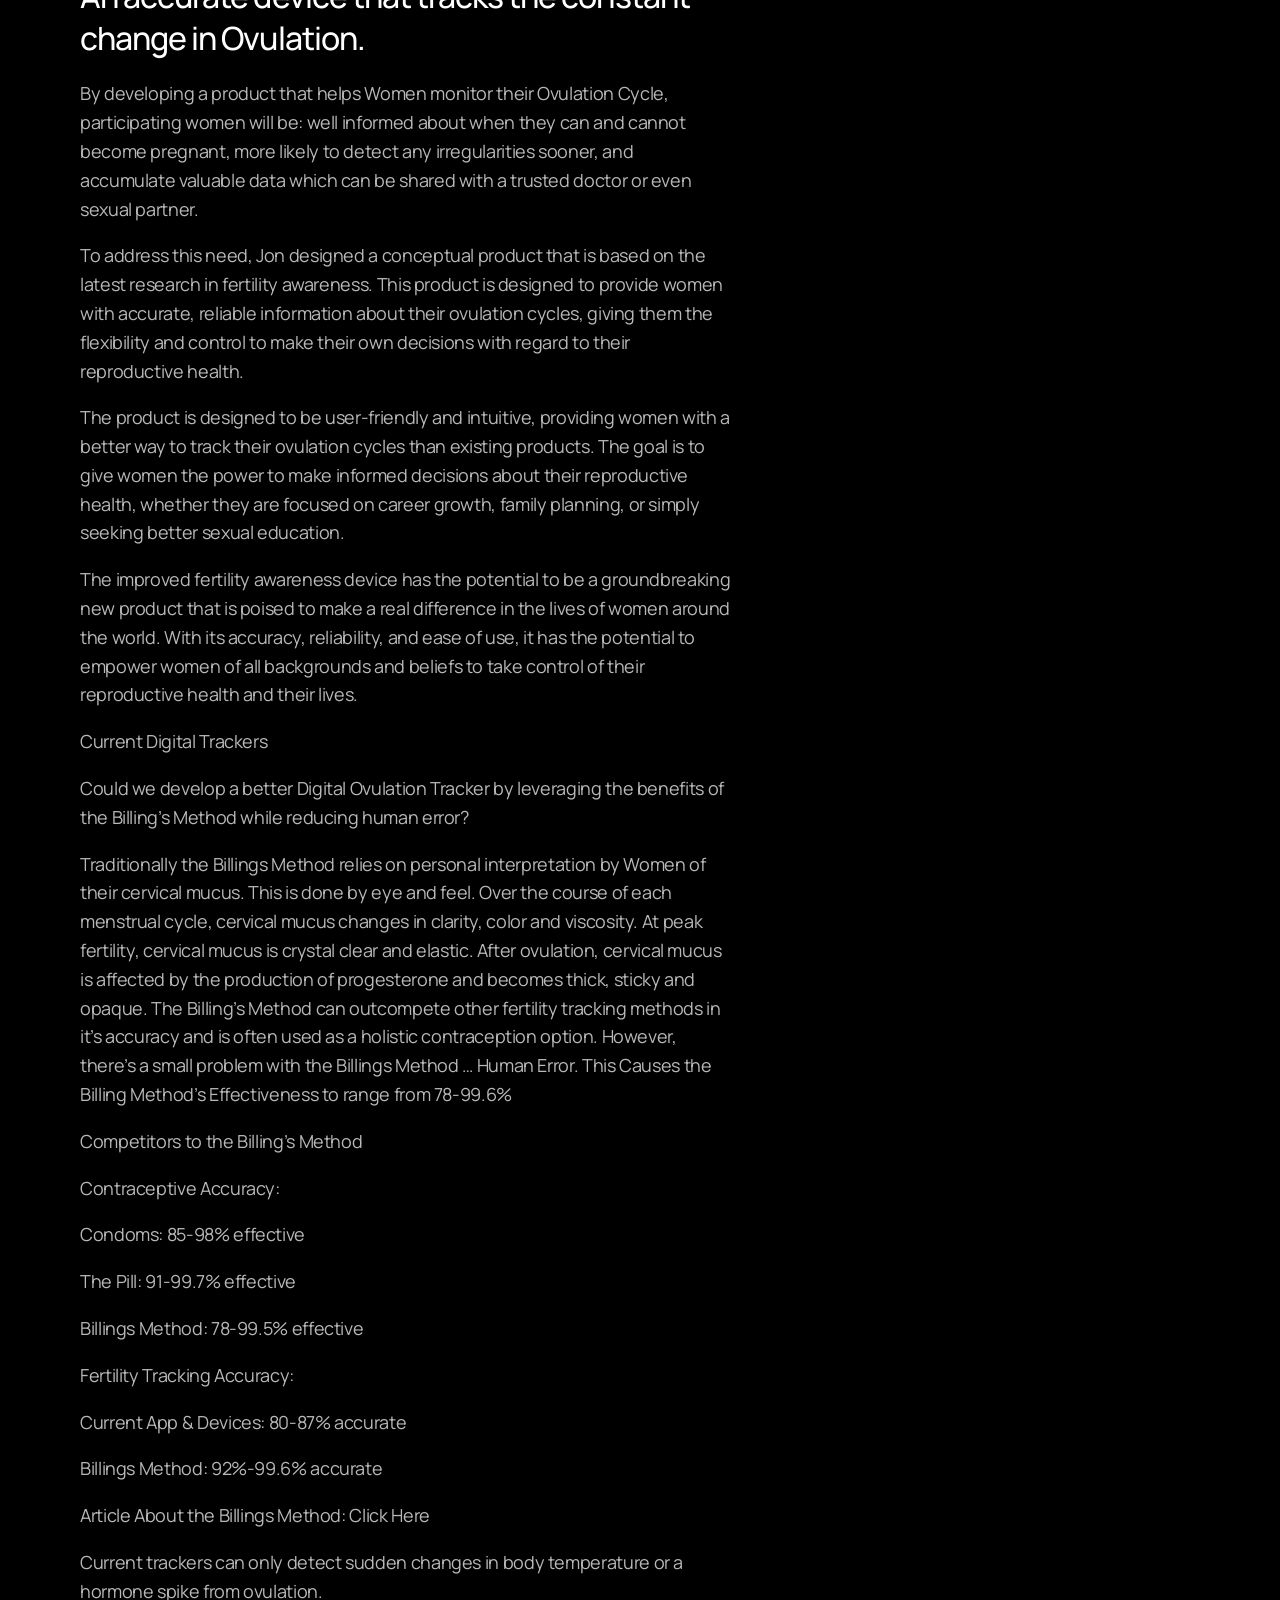
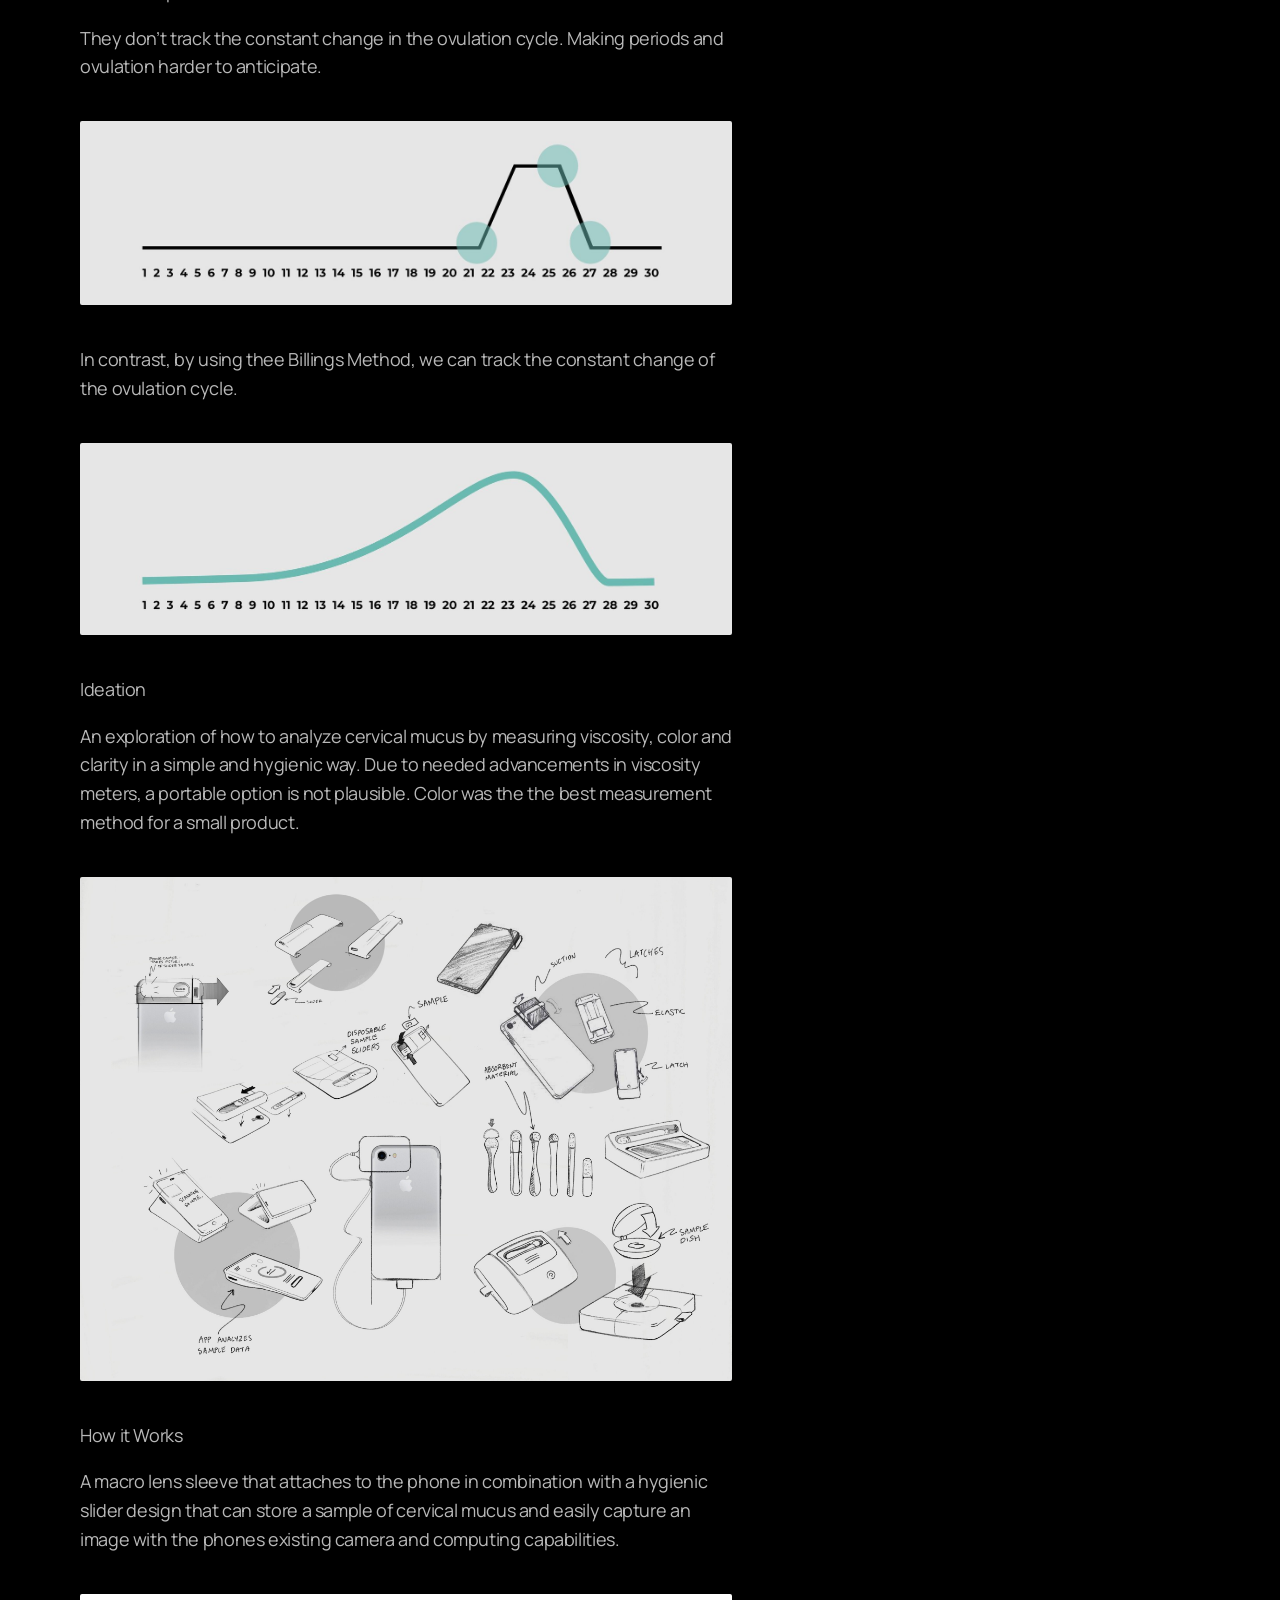
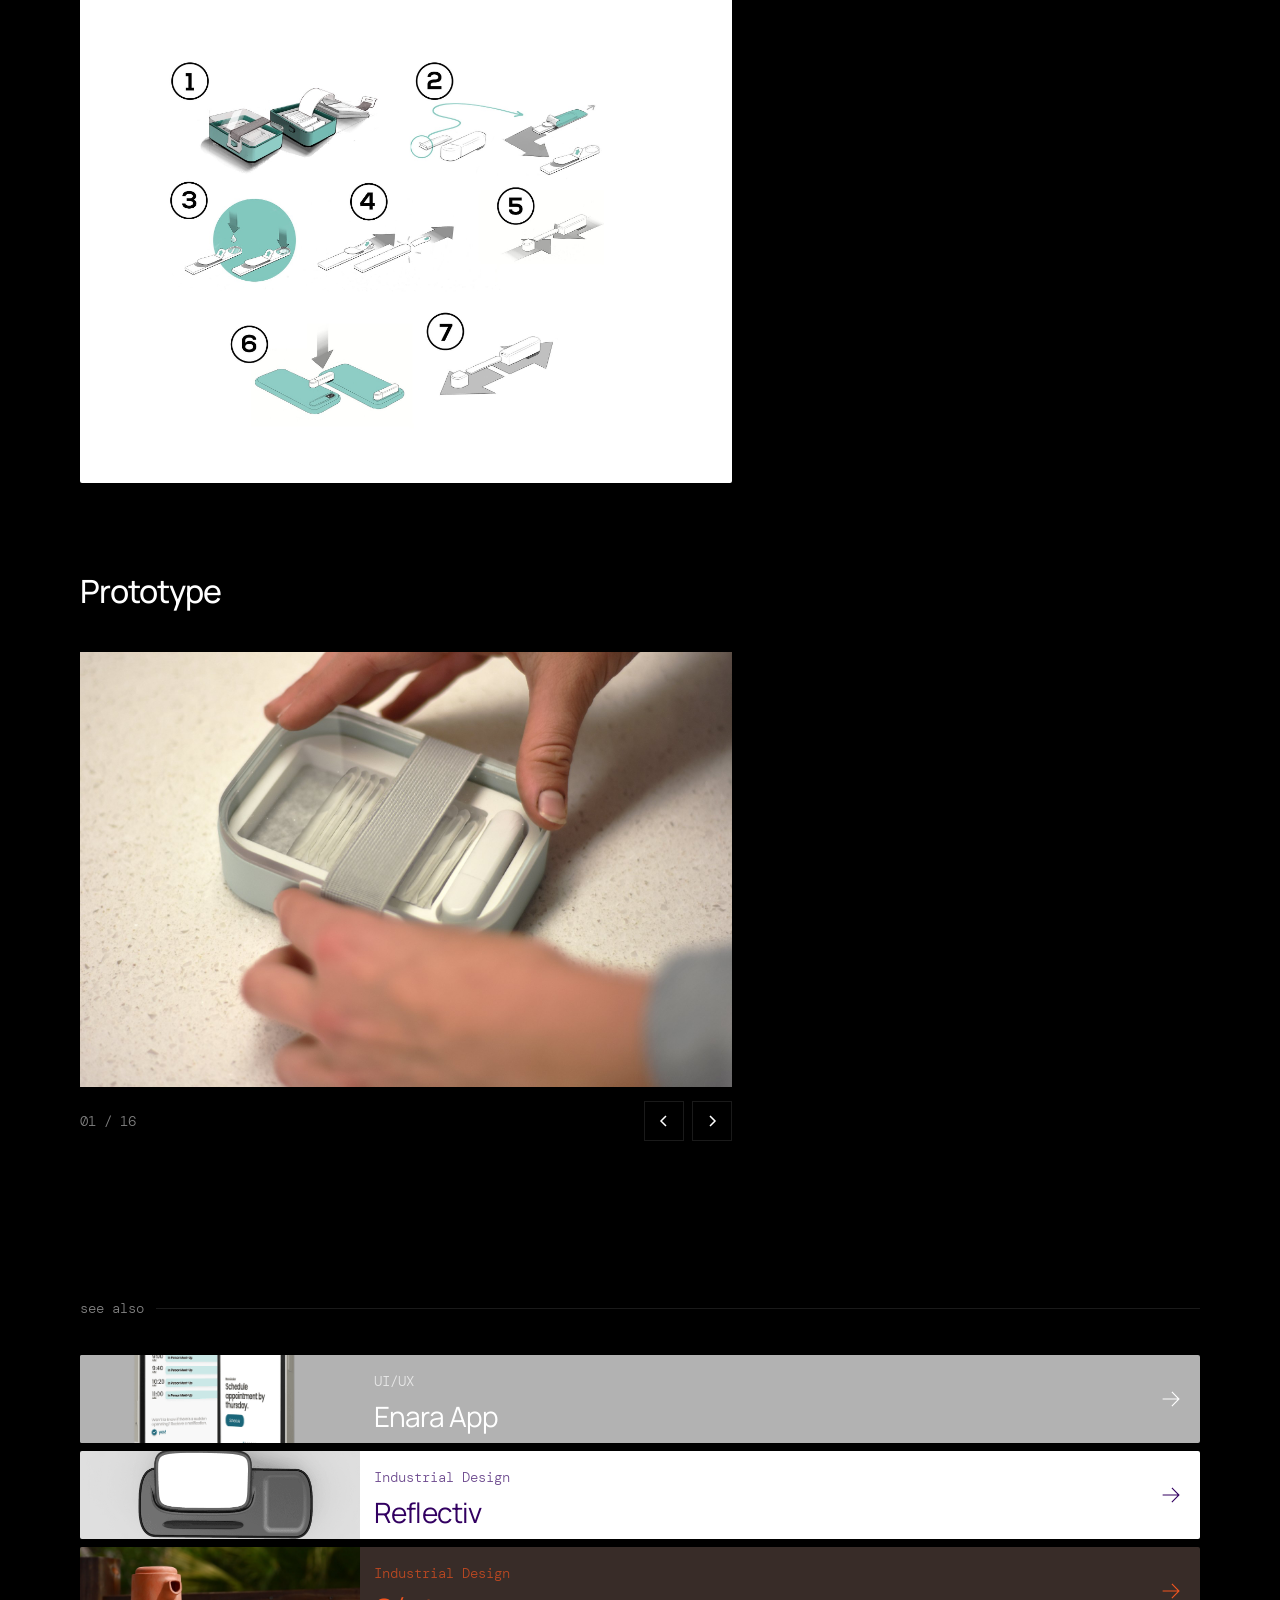
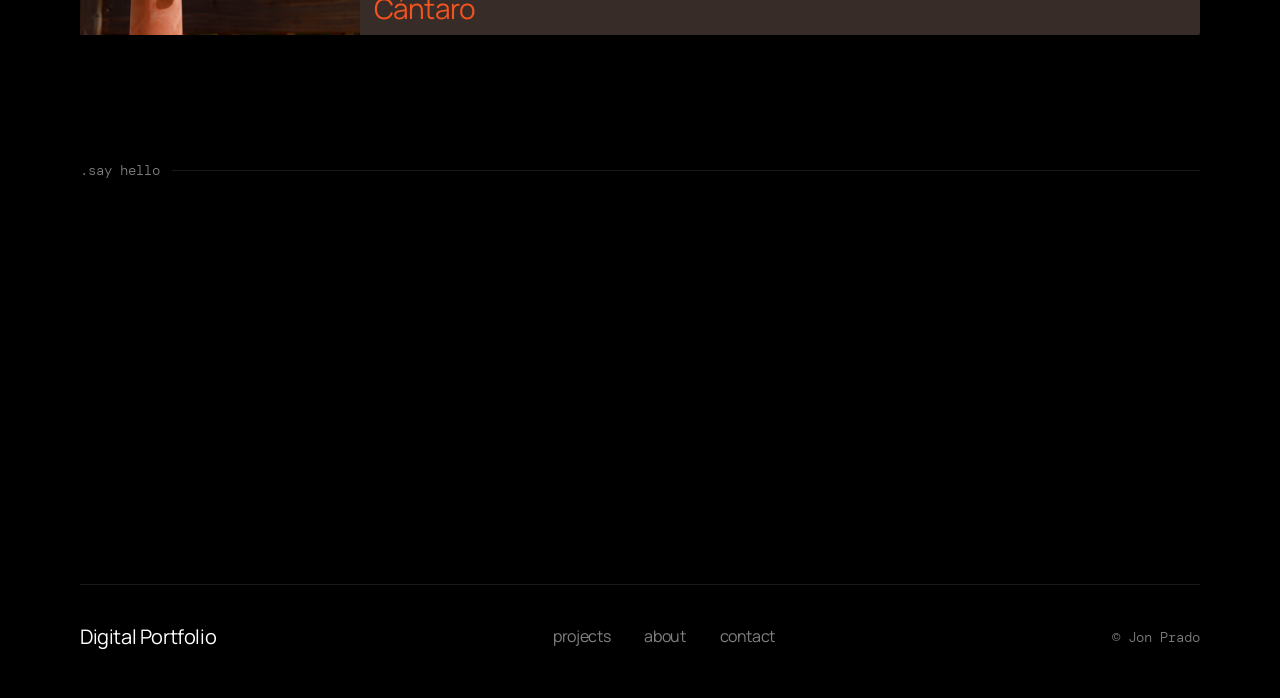
<file: work/ovul/index.html>
<!doctype html>
<html lang="en">
<head>
<meta charset="utf-8">
<meta name="viewport" content="width=device-width, initial-scale=1">
<title>OVUL – Jon Prado</title>
<meta name="description" content="OVUL is a conceptual product that explores how an affordable personal health device for women could disrupt the current market">
<meta property="og:title" content="OVUL – Jon Prado">
<meta property="og:description" content="OVUL is a conceptual product that explores how an affordable personal health device for women could disrupt the current market">
<meta property="og:image" content="../../assets/img/ddtFr3f8RPTPjyp72djiLDMN8U.png">
<meta name="theme-color" content="#000000">
<link rel="icon" href="../../assets/img/H1RxzfrUSxg64QKELY3QyXsmkQs.png" media="(prefers-color-scheme: light)">
<link rel="icon" href="../../assets/img/whCHbDWYmjawGBTFboHAMs2qkU.png" media="(prefers-color-scheme: dark)">
<link rel="preconnect" href="https://fonts.googleapis.com">
<link rel="preconnect" href="https://fonts.gstatic.com" crossorigin>
<link rel="stylesheet" href="https://fonts.googleapis.com/css2?family=DM+Mono:wght@300;400&family=Manrope:wght@400;500&display=swap">
<link rel="stylesheet" href="../../assets/css/style.css?v=co2">
</head>
<body>
<div class="grain" aria-hidden="true"></div>
<div class="columns" aria-hidden="true"><div class="container"><span></span><span></span><span></span><span></span><span></span><span></span><span></span><span></span></div></div>

<header class="nav">
  <div class="container">
    <a class="brand" href="../../">Digital Portfolio</a>
    <button class="menu-btn" aria-expanded="false" aria-controls="nav-links"><span class="txt">menu</span><span class="icon" aria-hidden="true"></span></button>
    <nav class="nav-links" id="nav-links" aria-label="Main"><a href="../../projects/" aria-current="page">projects</a><a href="../../about/">experience</a><a href="../../contact/">contact</a></nav>
    <div class="nav-progress" aria-hidden="true"></div>
  </div>
</header>

<main>
<section class="page-head" style="--card-bg:#7ec494">
  <div class="container">
    <h1 class="page-title mark">OVUL</h1>
    <h2 class="lead reveal-words">OVUL is a conceptual product that explores how an affordable personal health device for women could disrupt the current market. The chosen product is a new form of real-time Ovulation Tracking with the goal of improving the accuracy of the Billings Method by digitizing the logging process. Known for it&#x27;s impressive accuracy when performed correctly, the Billings Method has unmet and outsized potential.</h2>
    <div class="cs-hero">
      <p class="index mono label">00</p>
      <figure class="fx"><img src="../../assets/img/Bkci89FBpoQdGBw8yydpHYgspbo.png" alt="OVUL hero image"></figure>
    </div>
  </div>
</section>
<section class="container cs-body">
  <div class="cs-content">
    <h3>Sector</h3>
    <p>Ovul intends to fill an unmet need within the At-Home Consumer Health Product Sector, Telehealth, Sex-Education, Contraceptives and Family Planning Solutions.</p>
    <h3>Constraints</h3>
    <p>The product needed to leverage the existing capabilities of a smart phone to help deliver an affordable at home medical analysis by reducing the need to purchase redundant technology for the consumer.</p>
    <h3>Problem</h3>
    <p>Despite the Billings Method being a tried and tested method taught to Women by Doctors globally, it&#x27;s precision varies greatly due to the problem of Human Error. This is due to faults in perception and improper training or lack-of. In addition, training can be costly and innaccessible to some Women. With a Fertility Tracking accuracy of 92-99.6%, the Billings Method is an ideal method for procreation. In contrast, it&#x27;s Contraceptive Accuracy of 78-99.5% makes it a frightenning option for anyone obstaining from pregnancy. In comparison to alternative contraceptives, it provides zero protection from STDs with a potential 1.6% advantage in accuracy to Condoms and 0.1% difference in accuracy to Contraceptive Pills. The design opportunity here lies in the fact that it is a pain free and drug free alternative to contraceptives. A selling point for many health concious individuals. Similar to contraceptive pills, the Billing Method can be paired with the use of condoms or used on it&#x27;s own, most often in a trustworthy relationship. The challenge is in reducing human error, and creating a comfortable and personalized at-home health experience with an affordable pricetag.</p>
    <h3>Solution</h3>
    <p>Reduce human error by creating a device that does the analyzing instead.  Delegating the task of analysis to a device also eliminates the challenge of delivering proper training to every woman who seeks to use the Billings Method.</p>
    <h3>An accurate device that tracks the constant change in Ovulation.</h3>
    <p>By developing a product that helps  Women monitor their Ovulation Cycle, participating women will be: well informed about when they can and cannot become pregnant,  more likely to detect any irregularities sooner, and accumulate valuable data which can be shared with a trusted doctor or even sexual partner.</p>
    <p>To address this need, Jon designed a conceptual product that is based on the latest research in fertility awareness. This product is designed to provide women with accurate, reliable information about their ovulation cycles, giving them the flexibility and control to make their own decisions with regard to their reproductive health.</p>
    <p>The product is designed to be user-friendly and intuitive, providing women with a better way to track their ovulation cycles than existing products. The goal is to give women the power to make informed decisions about their reproductive health, whether they are focused on career growth, family planning, or simply seeking better sexual education.</p>
    <p>The improved fertility awareness device has the potential to be a groundbreaking new product that is poised to make a real difference in the lives of women around the world. With its accuracy, reliability, and ease of use, it has the potential to empower women of all backgrounds and beliefs to take control of their reproductive health and their lives.</p>
    <p>Current Digital Trackers</p>
    <p>Could we develop a better Digital Ovulation Tracker by leveraging the benefits of the Billing’s Method while reducing human error?﻿</p>
    <p>Traditionally the Billings Method relies on personal interpretation by Women of their cervical mucus. This is done by eye and feel. Over the course of each menstrual cycle, cervical mucus changes in clarity, color and viscosity. At peak fertility, cervical mucus is crystal clear and elastic. After ovulation, cervical mucus is affected by the production of progesterone and becomes thick, sticky and opaque. The Billing’s Method can outcompete other fertility tracking methods in it’s accuracy and is often used as a holistic contraception option. However, there’s a small problem with the Billings Method … Human Error. This Causes the Billing Method’s Effectiveness to range from 78-99.6%</p>
    <p>Competitors to the Billing’s Method</p>
    <p>Contraceptive Accuracy:</p>
    <p>Condoms: 85-98% effective</p>
    <p>The Pill: 91-99.7% effective</p>
    <p>Billings Method: 78-99.5% effective</p>
    <p>Fertility Tracking Accuracy:</p>
    <p>Current App &amp; Devices: 80-87% accurate</p>
    <p>Billings Method: 92%-99.6% accurate</p>
    <p>Article About the Billings Method: Click Here</p>
    <p>Current trackers can only detect sudden changes in body temperature or a hormone spike from ovulation.</p>
    <p>They don’t track the constant change in the ovulation cycle. Making periods and ovulation harder to anticipate.</p>
    <figure class="fx"><img src="../../assets/img/nXJ7PB0DE3fcLBkGCq3ACmiSlHU.jpg" alt="OVUL detail" loading="lazy"></figure>
    <p>In contrast, by using thee Billings Method, we can track the constant change of the ovulation cycle.</p>
    <figure class="fx"><img src="../../assets/img/43EmQAaXubCoZzjiYeDiDG1ao6E.jpg" alt="OVUL detail" loading="lazy"></figure>
    <p>Ideation</p>
    <p>An exploration of how to analyze cervical mucus by measuring viscosity, color and clarity in a simple and hygienic way. Due to needed advancements in viscosity meters, a portable option is not plausible. Color was the the best measurement method for a small product.</p>
    <figure class="fx"><img src="../../assets/img/MftszusxIsLbi4dJ7uuycV57M.jpeg" alt="OVUL detail" loading="lazy"></figure>
    <p>How it Works</p>
    <p>A macro lens sleeve that attaches to the phone in combination with a hygienic slider design that can store a sample of cervical mucus and easily capture an image with the phones existing camera and computing capabilities.</p>
    <figure class="fx"><img src="../../assets/img/mD68OHgJd04xb5WISKXjHLjpHNU.jpg" alt="OVUL detail" loading="lazy"></figure>
    <h3>Prototype</h3>
    <div class="carousel">
        <div class="carousel-track" tabindex="0" aria-label="OVUL prototype gallery"><img src="../../assets/img/omjaZKxHr7CEs4wi8UEk3U4nTQ8.jpg" alt="OVUL prototype photo 1" loading="lazy"><img src="../../assets/img/xFvjh6zbPYTBoWZo4MFgqB245Y.jpeg" alt="OVUL prototype photo 2" loading="lazy"><img src="../../assets/img/Eql5ZME4asWp7QDAED5gwowsZbE.jpeg" alt="OVUL prototype photo 3" loading="lazy"><img src="../../assets/img/Z2u4LQXBw2uZK3fCnf9oBnDKOI.jpeg" alt="OVUL prototype photo 4" loading="lazy"><img src="../../assets/img/CY72OodP7gVNcOVc7jKtfHlkA.jpeg" alt="OVUL prototype photo 5" loading="lazy"><img src="../../assets/img/k4I2AeLrYZeMnwfbzsKJHrMCPiA.jpeg" alt="OVUL prototype photo 6" loading="lazy"><img src="../../assets/img/ng0r17pNr8opkBODIv7XbmDAuWk.jpeg" alt="OVUL prototype photo 7" loading="lazy"><img src="../../assets/img/kEdtw4ThtwXnjOmTkxBWL7nBAhQ.jpeg" alt="OVUL prototype photo 8" loading="lazy"><img src="../../assets/img/urgtl54ongvR7qFZf8vk2dem9Gw.jpeg" alt="OVUL prototype photo 9" loading="lazy"><img src="../../assets/img/57UpUC1FuclrWsPVJC3fVEvsc.jpeg" alt="OVUL prototype photo 10" loading="lazy"><img src="../../assets/img/v08ZKwRQLtwtFpBQKF0bYUnmBk.jpeg" alt="OVUL prototype photo 11" loading="lazy"><img src="../../assets/img/lfsyuTupyo52qU47tASISIpuLQ.jpeg" alt="OVUL prototype photo 12" loading="lazy"><img src="../../assets/img/alS7LZKdjRTG5mR9PimFCNkdz70.jpeg" alt="OVUL prototype photo 13" loading="lazy"><img src="../../assets/img/RMXvIXwdC3eTA7k1Q8cLSsM0o.jpeg" alt="OVUL prototype photo 14" loading="lazy"><img src="../../assets/img/p4fZP4VF8GYwQ3kXbsfxO1Akrls.jpeg" alt="OVUL prototype photo 15" loading="lazy"><img src="../../assets/img/kllxIoinFdpbTkAczOHdEJfTRcg.jpeg" alt="OVUL prototype photo 16" loading="lazy"></div>
        <div class="carousel-ui"><span class="mono label count"></span><div class="btns">
          <button class="prev" aria-label="Previous image"><svg viewBox="0 0 14 14"><path d="M9 2L4 7l5 5"/></svg></button>
          <button class="next" aria-label="Next image"><svg viewBox="0 0 14 14"><path d="M5 2l5 5-5 5"/></svg></button>
        </div></div>
      </div>
  </div>
  <aside class="cs-aside"><dl><dt class="mono">year</dt><dd>2018</dd><dt class="mono">timeframe</dt><dd>3 Months</dd><dt class="mono">tools</dt><dd>Solidworks, Keyshot, 3D Printing, Milling, Lasercutter, Vinyl Cutter</dd><dt class="mono">category</dt><dd>Industrial Design</dd></dl></aside>
</section>
<section class="see-also"><div class="container">
  <p class="mono label section-label rule">see also</p>
  <a class="row fx" href="../../work/enara/" style="--card-bg:#b2b2b2;--card-fg:#ffffff">
      <span class="thumb"><img src="../../assets/img/BW2WRmh76UaScRCBBVhLJnbG78.png" alt="" loading="lazy"></span>
      <span class="info"><span class="mono">UI/UX</span><h3>Enara App</h3></span><svg class="arrow" viewBox="0 0 50 50" aria-hidden="true"><path d="M6 25h37M27 9l16 16-16 16"/></svg>
    </a><a class="row fx" href="../../work/reflectiv/" style="--card-bg:#ffffff;--card-fg:#320061">
      <span class="thumb"><img src="../../assets/img/eOJOJpgJSYdZbyvGGleHhKwXjw.png" alt="" loading="lazy"></span>
      <span class="info"><span class="mono">Industrial Design</span><h3>Reflectiv</h3></span><svg class="arrow" viewBox="0 0 50 50" aria-hidden="true"><path d="M6 25h37M27 9l16 16-16 16"/></svg>
    </a><a class="row fx" href="../../work/cantaro/" style="--card-bg:#382c28;--card-fg:#f2541f">
      <span class="thumb"><img src="../../assets/img/kQ1GVPhJEOHPLH3GgwyuNDnxaw.jpg" alt="" loading="lazy"></span>
      <span class="info"><span class="mono">Industrial Design</span><h3>Cántaro</h3></span><svg class="arrow" viewBox="0 0 50 50" aria-hidden="true"><path d="M6 25h37M27 9l16 16-16 16"/></svg>
    </a>
</div></section>
<section class="section say-hello">
  <div class="container">
    <p class="mono label section-label rule">.say hello</p>
    <h2 class="big fx">I'm open for <span class="hi">freelance projects,</span> feel free to <a href="../../contact/">email me.</a></h2>
    <div class="cta-row fx mark mark-spin"><a class="btn mono" href="../../contact/">contact me <svg viewBox="0 0 10 10" aria-hidden="true"><path d="M1.5 8.5l7-7M3 1.5h5.5V7"/></svg></a></div>
  </div>
</section>
</main>

<footer class="footer">
  <div class="container">
    <a class="brand" href="../../">Digital Portfolio</a>
    <nav class="links" aria-label="Footer"><a href="../../projects/">projects</a><a href="../../about/">about</a><a href="../../contact/">contact</a></nav>
    <p class="mono copy">© Jon Prado</p>
  </div>
</footer>

<script src="../../assets/js/main.js?v=f211797f" defer></script>
</body>
</html>
</file>
<file: assets/css/style.css>
/* ==========================================================================
   Jon Prado — Digital Portfolio
   Breakpoints (mirrors the original Framer site):
     mobile   < 810px
     tablet   810–1023px
     laptop   1024–1439px
     desktop  ≥ 1440px
   ========================================================================== */

:root {
  --bg: #000;
  --fg: #fff;
  --fg-dim: rgba(255, 255, 255, 0.5);
  --fg-muted: rgba(176, 176, 176, 0.66);
  --line: rgba(255, 255, 255, 0.1);
  --line-faint: rgba(255, 255, 255, 0.06);
  --accent: #0019ff;

  --font-sans: "Manrope", system-ui, sans-serif;
  --font-mono: "DM Mono", ui-monospace, monospace;

  --gutter: 120px;
  --nav-h: 84px;
  --radius: 8px;
  --ease: cubic-bezier(0.22, 1, 0.36, 1);

  /* type scale */
  --t-display: 105px;
  --t-title: 105px;
  --t-lead: 44px;
  --t-h2: 64px;
  --t-h3: 32px;
  --t-body: 18px;
  --t-mono: 14px;
}

@media (max-width: 1439px) {
  :root { --gutter: 80px; --t-display: 7.3vw; --t-title: 80px; --t-lead: 3.6vw; --t-h2: 4.6vw; }
}
@media (max-width: 1023px) {
  :root { --gutter: 48px; --t-display: 64px; --t-title: 60px; --t-lead: 34px; --t-h2: 48px; --t-h3: 26px; }
}
@media (max-width: 809px) {
  :root {
    --gutter: 24px; --nav-h: 64px;
    --t-display: 37px; --t-title: 36px; --t-lead: 24px; --t-h2: 30px; --t-h3: 22px;
    --t-body: 16px; --t-mono: 12px;
  }
}

/* ---------- base ---------- */
*, *::before, *::after { box-sizing: border-box; }
html { -webkit-text-size-adjust: 100%; scroll-behavior: smooth; }
body {
  margin: 0;
  background: var(--bg);
  color: var(--fg);
  font-family: var(--font-sans);
  font-size: var(--t-body);
  line-height: 1.6;
  letter-spacing: -0.02em;
  -webkit-font-smoothing: antialiased;
  overflow-x: hidden;
}
img { display: block; max-width: 100%; height: auto; }
a { color: inherit; text-decoration: none; }
h1, h2, h3, h4, p { margin: 0; font-weight: inherit; }
button { font: inherit; color: inherit; background: none; border: 0; padding: 0; cursor: pointer; }
:focus-visible { outline: 1px solid var(--fg); outline-offset: 4px; }

.container {
  width: 100%;
  margin: 0 auto;
  padding: 0 var(--gutter);
  position: relative;
}
.mono {
  font-family: var(--font-mono);
  font-size: var(--t-mono);
  font-weight: 300;
  line-height: 1;
  letter-spacing: 0;
}
.label { color: var(--fg-dim); }
.dim { color: var(--fg-muted); }
.hi { color: var(--fg); }

/* ---------- ambient layers: grain + column lines ---------- */
.grain {
  position: fixed; inset: -100%;
  width: 300%; height: 300%;
  pointer-events: none; z-index: 100;
  opacity: 0.07;
  animation: grain 0.8s steps(6) infinite;
}
@keyframes grain {
  0% { transform: translate(0, 0); } 20% { transform: translate(-3%, 2%); }
  40% { transform: translate(2%, -4%); } 60% { transform: translate(-4%, -1%); }
  80% { transform: translate(3%, 3%); } 100% { transform: translate(0, 0); }
}
.columns {
  position: fixed; inset: 0;
  pointer-events: none; z-index: 0;
}
.columns .container { height: 100%; display: grid; grid-template-columns: repeat(8, 1fr); }
.columns span { border-left: 1px solid var(--line-faint); }
.columns span:last-child { border-right: 1px solid var(--line-faint); }
@media (max-width: 809px) {
  .columns .container { grid-template-columns: repeat(4, 1fr); }
  .columns span:nth-child(n+5) { display: none; }
  .columns span:nth-child(4) { border-right: 1px solid var(--line-faint); }
}
main, footer { position: relative; z-index: 1; }

/* grid marker: a circle and dash centred on the element's bottom-right corner,
   which for full-width elements is the right-hand grid line (as on the original) */
.mark { position: relative; }
.mark::before, .mark::after { content: ""; position: absolute; pointer-events: none; z-index: 2; }
.mark::after { right: -36px; bottom: 0; width: 72px; height: 1px; background: rgba(255, 255, 255, 0.25); }
.mark::before {
  right: -12px; bottom: -12px; width: 24px; height: 24px;
  border: 1px solid rgba(255, 255, 255, 0.25); border-radius: 50%;
}

/* ---------- nav ---------- */
.nav {
  position: fixed; top: 0; left: 0; right: 0; z-index: 50;
  height: var(--nav-h);
}
/* blur lives on a pseudo-element: backdrop-filter on .nav itself would trap the fixed mobile overlay */
.nav::before {
  content: ""; position: absolute; inset: 0;
  background: rgba(0, 0, 0, 0.85);
  backdrop-filter: blur(12px); -webkit-backdrop-filter: blur(12px);
}
.nav .container { height: 100%; display: flex; align-items: center; justify-content: space-between; }
.nav .container::after {
  content: ""; position: absolute; left: var(--gutter); right: var(--gutter); bottom: 0;
  height: 1px; background: var(--line);
}
.nav-progress {
  position: absolute; left: var(--gutter); right: var(--gutter); bottom: 0;
  height: 1px; background: var(--fg); transform-origin: left; transform: scaleX(0); z-index: 1;
}
.brand { font-size: 20px; line-height: 1; letter-spacing: -0.02em; position: relative; z-index: 2; }
.nav-links { display: flex; gap: 34px; font-size: 16px; }
.nav-links a { color: var(--fg-dim); transition: color 0.25s; }
.nav-links a:hover, .nav-links a[aria-current="page"] { color: var(--fg); }
.menu-btn { display: none; align-items: center; gap: 12px; font-size: 16px; color: var(--fg-dim); position: relative; z-index: 2; }
.menu-btn .icon { width: 14px; height: 10px; position: relative; }
.menu-btn .icon::before, .menu-btn .icon::after {
  content: ""; position: absolute; left: 0; right: 0; height: 1px; background: currentColor;
  transition: transform 0.35s var(--ease), top 0.35s var(--ease);
}
.menu-btn .icon::before { top: 2px; }
.menu-btn .icon::after { top: 8px; }
.menu-open .menu-btn { color: var(--fg); }
.menu-open .menu-btn .icon::before { top: 5px; transform: rotate(45deg); }
.menu-open .menu-btn .icon::after { top: 5px; transform: rotate(-45deg); }

@media (max-width: 809px) {
  .menu-btn { display: inline-flex; }
  .nav-links {
    position: fixed; inset: 0; z-index: 1;
    flex-direction: column; align-items: flex-end; gap: 14px;
    padding: calc(var(--nav-h) + 24px) var(--gutter) 0;
    font-size: 24px;
    background: rgba(0, 0, 0, 0.55);
    backdrop-filter: blur(18px); -webkit-backdrop-filter: blur(18px);
    opacity: 0; visibility: hidden;
    transition: opacity 0.35s var(--ease), visibility 0.35s;
  }
  .nav-links a { color: rgba(255, 255, 255, 0.7); transform: translateY(-8px); transition: transform 0.45s var(--ease), color 0.25s; }
  .menu-open .nav-links { opacity: 1; visibility: visible; }
  .menu-open .nav-links a { transform: none; }
  .menu-open .nav-links a:nth-child(2) { transition-delay: 0.04s; }
  .menu-open .nav-links a:nth-child(3) { transition-delay: 0.08s; }
  .menu-open { overflow: hidden; }
}

/* ---------- hero (home) ---------- */
.hero { padding-top: calc(var(--nav-h) + 8px); }
.hero-meta { display: flex; justify-content: space-between; gap: 16px; line-height: 1.2; }
.status { display: inline-flex; align-items: center; gap: 8px; }
.status::before {
  content: ""; width: 6px; height: 6px; border-radius: 50%; background: var(--accent);
  animation: pulse 2s ease-in-out infinite;
}
@keyframes pulse { 50% { opacity: 0.25; } }
.hero-title {
  margin-top: 44px;
  font-size: var(--t-display); font-weight: 500;
  line-height: 1.25; letter-spacing: -0.038em;
  color: var(--fg-muted);
}
.hero-title .hi { color: var(--fg); }
.rotator { display: block; position: relative; height: 1.25em; overflow: hidden; color: var(--accent); }
.rotator span {
  position: absolute; left: 0; top: 0; white-space: nowrap;
  transform: translateY(110%); opacity: 0;
  transition: transform 0.8s var(--ease), opacity 0.8s var(--ease);
}
.rotator span.is-active { transform: none; opacity: 1; }
.rotator span.is-leaving { transform: translateY(-110%); opacity: 0; }

/* box fits the 3D block: its projection is 0.978× as tall as wide, plus room for the tilt */
.lattice { margin-top: 80px; aspect-ratio: 1 / 1.06; position: relative; }
.lattice svg { width: 100%; height: 100%; display: block; }
.lattice path, .lattice circle { stroke: rgba(255, 255, 255, 0.2); fill: none; stroke-width: 1; vector-effect: non-scaling-stroke; }
.lattice .draw { stroke-dasharray: 1; stroke-dashoffset: 1; animation: draw 2.4s var(--ease) forwards; }
.lattice circle { opacity: 0; animation: fade 0.6s ease forwards; }
@keyframes draw { to { stroke-dashoffset: 0; } }
@keyframes fade { to { opacity: 1; } }
@media (max-width: 809px) { .lattice { margin-top: 40px; } }
/* vertical lines of the lattice: same grid + 1px borders as .columns, so they land on the same pixels */
.lattice-cols { position: absolute; inset: 0; display: grid; grid-template-columns: repeat(8, 1fr); }
.lattice-cols span {
  border-left: 1px solid rgba(255, 255, 255, 0.2);
  transform-origin: 50% 0; animation: grow 2.4s var(--ease) both;
}
.lattice-cols span:last-child { border-right: 1px solid rgba(255, 255, 255, 0.2); }
@keyframes grow { from { transform: scaleY(0); } }
@media (max-width: 809px) {
  .lattice-cols { grid-template-columns: repeat(4, 1fr); }
  .lattice-cols span:nth-child(n+5) { display: none; }
  .lattice-cols span:nth-child(4) { border-right: 1px solid rgba(255, 255, 255, 0.2); }
}
.lattice svg { position: absolute; inset: 0; }
/* 3D lattice (lattice3d.js): cross-fades over the 2D version once WebGL is running */
.lattice-canvas { position: absolute; inset: 0; width: 100%; height: 100%; display: block; opacity: 0; transition: opacity 1s var(--ease); touch-action: pan-y; }
.lattice svg, .lattice-cols { transition: opacity 1s var(--ease); pointer-events: none; }
.lattice.is-3d .lattice-canvas { opacity: 1; }
.lattice.is-3d svg, .lattice.is-3d .lattice-cols { opacity: 0; }
.lattice.has-model .lattice-canvas { cursor: grab; }
.lattice.is-dragging .lattice-canvas { cursor: grabbing; }
.lattice.is-dropping { outline: 1px dashed rgba(255, 255, 255, 0.4); outline-offset: -1px; }
/* callouts on the 3D model (lattice3d.js places them each frame); hidden until the model is in */
.lattice .callouts, .lattice .callout-lines { position: absolute; inset: 0; z-index: 1; pointer-events: none; opacity: 0; transition: opacity 0.4s ease; } /* above the canvas and its grid lines */
.lattice.has-callouts .callouts, .lattice.has-callouts .callout-lines { opacity: var(--callout-shown, 1); }
.lattice.is-3d .callout-lines svg { position: absolute; inset: 0; width: 100%; height: 100%; opacity: 1; overflow: visible; }
.lattice .callout-lines path { stroke: rgba(255, 255, 255, 0.85); stroke-width: 1; fill: none; }
.lattice .callout-lines .ring { stroke: #fff; stroke-width: 1.25; fill: none; opacity: 1; animation: none; }
.lattice .callout-lines .dot { fill: #fff; stroke: none; }
.lattice .callouts { margin: 0; padding: 0; list-style: none; font-family: "Oxanium", var(--font-sans); font-weight: 300; color: var(--fg); }
.lattice .callouts > li {
  position: absolute; white-space: nowrap; padding: 0 4px;
  font-size: max(11px, calc(var(--callout-unit, 158px) * 0.076)); line-height: 1.2;
}
.lattice .callouts > li > span { display: block; margin-top: -0.6em; } /* centre the title on its leader */
.lattice .callouts > li.left { text-align: right; }
.lattice .callouts ul { margin: 0.45em 0 0; padding: 0; list-style: none; font-size: 0.85em; line-height: 1.25; }
.lattice .callouts ul li::before { content: "-"; }
.lattice:not(.is-3d) .callouts { display: none; }

/* ---------- stacked project cards (home) ---------- */
.stack { padding: 40px 0 120px; }
.card {
  --card-bg: #b2b2b2; --card-fg: #fff;
  position: sticky; top: calc(var(--nav-h) + 40px + var(--i, 0) * 22px);
  display: flex; flex-direction: column;
  height: min(651px, 78vh);
  margin-bottom: 140px;
  padding: 0 24px 24px;
  background: var(--card-bg); color: var(--card-fg);
  border-radius: var(--radius);
  transform-origin: 50% 0;
  will-change: transform;
  overflow: hidden;
}
.card:last-child { margin-bottom: 0; }
.card-meta {
  display: flex; justify-content: space-between;
  padding: 24px 0 14px;
  border-bottom: 1px solid color-mix(in srgb, var(--card-fg) 20%, transparent);
}
.card-head { display: flex; justify-content: space-between; align-items: center; gap: 16px; padding-top: 12px; }
.card-title { font-size: var(--t-h2); font-weight: 500; line-height: 1.35; letter-spacing: -0.042em; }
.arrow { width: clamp(24px, 3.4vw, 50px); flex: none; transition: transform 0.45s var(--ease); }
.arrow path { stroke: currentColor; stroke-width: 2.5; fill: none; }
.card:hover .arrow, .row:hover .arrow { transform: rotate(-45deg); }
.card-media { flex: 1; min-height: 0; margin-top: 12px; display: flex; align-items: center; justify-content: center; }
.card-media img {
  width: 100%; height: 100%; object-fit: contain;
  transition: transform 0.9s var(--ease);
}
.card:hover .card-media img { transform: scale(1.035); }
@media (max-width: 809px) {
  .card { height: 70vh; margin-bottom: 80px; padding: 0 14px 14px; top: calc(var(--nav-h) + 16px + var(--i, 0) * 14px); }
  .card-meta { padding: 14px 0 10px; }
}

/* ---------- shared sections ---------- */
.section { padding: 120px 0; }
.section-label {
  display: flex; align-items: center; gap: 12px;
  margin-bottom: 40px;
}
.section-label.rule::after { content: ""; flex: 1; height: 1px; background: var(--line); }

.split { display: grid; grid-template-columns: repeat(8, 1fr); column-gap: 0; }
.about-teaser .split { grid-template-rows: auto 1fr; } /* extra height from the spanning portrait goes to row 2, not the text row */
.about-teaser .text { grid-column: 1 / 5; grid-row: 1; align-self: start; font-size: var(--t-h3); line-height: 1.6; padding-right: 32px; }
.about-teaser .portrait { grid-column: 6 / 9; grid-row: 1 / span 2; }
.about-teaser .portrait img { width: 100%; aspect-ratio: 2 / 3; object-fit: cover; }
/* CV button sits right under the paragraph; its marker lands on the paragraph column's edge (line 5) */
.about-teaser .cta-row { grid-column: 1 / 5; grid-row: 2; align-self: start; margin-top: 48px; }
.about-teaser .cta-row .btn { width: 50%; }
/* buttons span the first two grid columns; the row stays full width so its marker lands on the right grid line */
.cta-row .btn { width: 25%; }
@media (max-width: 809px) {
  .split { grid-template-columns: 1fr; }
  .about-teaser .text, .about-teaser .portrait, .about-teaser .cta-row { grid-column: 1; grid-row: auto; }
  .about-teaser .cta-row .btn { width: 100%; }
  .about-teaser .portrait { margin-top: 40px; }
  .about-teaser .cta-row { margin-top: 40px; }
  .cta-row .btn { width: 100%; }
}

.btn {
  display: flex; justify-content: center; align-items: center; gap: 8px;
  height: 36px; width: 100%;
  border: 1px solid var(--line);
  color: var(--fg-dim);
  transition: color 0.3s, border-color 0.3s, background 0.3s;
}
.btn:hover { color: var(--bg); background: var(--fg); border-color: var(--fg); }
.btn svg { width: 10px; height: 10px; }
.btn svg path { stroke: currentColor; stroke-width: 1.4; fill: none; }

.say-hello .big {
  font-size: var(--t-h2); font-weight: 500; line-height: 1.25; letter-spacing: -0.042em;
  color: var(--fg-muted); max-width: 13em;
}
.say-hello .big .hi { color: var(--fg); }
.say-hello .big a { color: var(--fg); background: linear-gradient(currentColor, currentColor) 0 100% / 0 1px no-repeat; transition: background-size 0.5s var(--ease); }
.say-hello .big a:hover { background-size: 100% 1px; }
.say-hello .cta-row { margin-top: 64px; }

/* ---------- footer ---------- */
.footer { padding: 40px 0 48px; }
.footer .container { display: flex; justify-content: space-between; align-items: center; gap: 24px; }
.footer .container::before { content: ""; position: absolute; left: var(--gutter); right: var(--gutter); top: -40px; height: 1px; background: var(--line); }
.footer .links { display: flex; gap: 34px; font-size: 16px; }
.footer .links a { color: var(--fg-dim); transition: color 0.25s; }
.footer .links a:hover { color: var(--fg); }
.footer .copy { color: var(--fg-dim); }
@media (max-width: 809px) {
  .footer .container { flex-direction: column; align-items: flex-start; }
}

/* ---------- inner page header ---------- */
.page-head { padding-top: calc(var(--nav-h) + 8px); }
.page-title {
  font-size: var(--t-title); font-weight: 500; line-height: 1.15; letter-spacing: -0.042em;
  color: var(--fg-muted);
}
.lead {
  margin: 120px 0 0 12.5%; width: 75%;
  font-size: var(--t-lead); font-weight: 500; line-height: 1.42; letter-spacing: -0.035em;
}
@media (max-width: 809px) { .lead { margin: 56px 0 0; width: 100%; } }

/* a logo in place of the title text: sized like the title's letters, same line box, so the layout and marker stay put */
.page-title .title-logo { display: block; height: 0.74em; width: auto; margin: 0.2em 0 0.21em; }

/* scroll-driven word reveal */
.reveal-words .w { color: var(--fg-muted); transition: color 0.4s ease; }
.reveal-words .w.on { color: var(--fg); }

/* fade-up on enter */
.fx { opacity: 0; transform: translateY(32px); transition: opacity 1s var(--ease), transform 1s var(--ease); }
.fx.in { opacity: 1; transform: none; }

/* ---------- projects page ---------- */
.project-list { padding: 120px 0 40px; }
.project-row { display: grid; grid-template-columns: repeat(8, 1fr); margin-bottom: 120px; }
.project-row .card { position: relative; top: auto; grid-column: 1 / 7; height: auto; aspect-ratio: 4 / 4.2; margin: 0; }
.project-row .excerpt { grid-column: 8 / 9; padding-left: 14px; line-height: 1.45; align-self: start; position: sticky; top: calc(var(--nav-h) + 40px); }
@media (max-width: 1023px) {
  .project-row .card { grid-column: 1 / 9; aspect-ratio: 4 / 3.6; }
  .project-row .excerpt { grid-column: 1 / 9; position: static; padding: 20px 0 0; max-width: 42ch; }
}
@media (max-width: 809px) { .project-row { margin-bottom: 72px; } .project-row .card { aspect-ratio: 3 / 4; } }

/* ---------- about page ---------- */
.stats { display: grid; grid-template-columns: 3fr 3fr 2fr; margin-top: 120px; border-top: 1px solid var(--line); }
.stats > div { padding: 10px 14px 0 0; }
.stats .mono { display: block; margin-bottom: 12px; }
.stats h3 { font-size: 22px; line-height: 1.6; }
@media (max-width: 809px) { .stats { grid-template-columns: 1fr; } .stats > div { padding: 14px 0 18px; border-bottom: 1px solid var(--line); } }

.hello-block { margin-top: 120px; align-items: center; }
.hello-block .portrait { grid-column: 2 / 5; }
.hello-block .portrait img { width: 100%; aspect-ratio: 2520 / 4012; object-fit: cover; }
.hello-block .text { grid-column: 6 / 9; font-size: 24px; line-height: 1.7; }
@media (max-width: 1023px) { .hello-block .portrait { grid-column: 1 / 5; } .hello-block .text { grid-column: 5 / 9; padding-left: 24px; font-size: 20px; } }
@media (max-width: 809px) { .hello-block .portrait, .hello-block .text { grid-column: 1; padding: 0; } .hello-block .text { margin-top: 32px; } }

.timeline { margin-top: 120px; }
.entry { display: grid; grid-template-columns: repeat(8, 1fr); padding: 40px 0; border-top: 1px solid var(--line); }
.entry .period { grid-column: 1 / 4; font-size: 22px; color: var(--fg-muted); }
.entry .role { grid-column: 4 / 7; padding-right: 24px; }
.entry .role h3 { font-size: 22px; line-height: 1.5; }
.entry .role p { color: var(--fg-dim); font-size: 14px; line-height: 1.6; margin-top: 6px; }
.entry .desc { grid-column: 7 / 9; color: var(--fg-dim); font-size: 14px; line-height: 1.65; }
@media (max-width: 809px) {
  .entry { grid-template-columns: 1fr; gap: 12px; padding: 28px 0; }
  .entry .period, .entry .role, .entry .desc { grid-column: 1; }
  .entry .period { font-size: 16px; }
}

/* ---------- contact page ---------- */
.socials { display: grid; grid-template-columns: repeat(8, 1fr); margin-top: 120px; padding-bottom: 240px; }
.social { display: flex; gap: 14px; align-items: flex-start; padding-bottom: 18px; }
/* instagram: columns 2–4, marker on the 5th line; linkedin: columns 6–8, marker on the right edge */
.social-ig { grid-column: 2 / 5; }
.social-li { grid-column: 6 / 9; }
.social .ico {
  width: 42px; height: 42px; display: grid; place-items: center;
  border: 1px solid var(--line); transition: background 0.3s, border-color 0.3s;
}
.social .ico svg { width: 16px; height: 16px; }
.social .ico svg * { stroke: currentColor; fill: none; stroke-width: 1.4; transition: stroke 0.3s; }
.social:hover .ico { background: var(--fg); border-color: var(--fg); color: var(--bg); }
/* .mark-spin: the marker brightens and its dash flips a half turn on hover, as on the original.
   Social links trigger it themselves; button rows only when the button is hovered. */
.mark-spin::after { transition: transform 0.6s var(--ease), background-color 0.3s; }
.mark-spin::before { transition: border-color 0.3s; }
.social.mark-spin:is(:hover, :focus-visible)::after,
.cta-row.mark-spin:has(.btn:is(:hover, :focus-visible))::after { transform: rotate(180deg); background-color: rgba(255, 255, 255, 0.5); }
.social.mark-spin:is(:hover, :focus-visible)::before,
.cta-row.mark-spin:has(.btn:is(:hover, :focus-visible))::before { border-color: rgba(255, 255, 255, 0.5); }
.social strong { font-weight: 400; display: block; font-size: 16px; line-height: 1.4; }
.social .mono { color: var(--fg-dim); }
@media (max-width: 809px) { .socials { grid-template-columns: 1fr; gap: 28px; margin-top: 64px; padding-bottom: 120px; } .social-ig, .social-li { grid-column: 1; } }

/* ---------- case study ---------- */
.cs-hero { margin-top: 120px; }
.cs-hero .index { display: flex; align-items: center; gap: 12px; margin-bottom: 8px; }
.cs-hero .index::after { content: ""; flex: 1; height: 1px; background: var(--line); }
.cs-hero figure { margin: 0 0 0 25%; background: var(--card-bg); }
.cs-hero img { width: 100%; max-height: 86vh; object-fit: contain; }
@media (max-width: 809px) { .cs-hero { margin-top: 56px; } .cs-hero figure { margin: 0; } }
.cs-hero .lattice { margin-top: 0; } /* the 3D scene, full width */
.cs-hero .lattice + figure { margin-top: 48px; } /* Reflectiv: hero image below the grid */

.cs-body { display: grid; grid-template-columns: repeat(8, 1fr); padding-top: 120px; }
.cs-content { grid-column: 1 / 6; padding-right: 48px; min-width: 0; }
.cs-aside { grid-column: 7 / 9; padding-left: 14px; }
.cs-aside dl { position: sticky; top: calc(var(--nav-h) + 40px); margin: 0; }
.cs-aside dt { margin-top: 24px; padding-top: 10px; border-top: 1px solid var(--line); color: var(--fg-dim); }
.cs-aside dt:first-child { margin-top: 0; }
.cs-aside dd { margin: 10px 0 0; font-size: 16px; line-height: 1.5; }
@media (max-width: 1023px) {
  .cs-body { grid-template-columns: 1fr; }
  .cs-aside { grid-column: 1; grid-row: 1; padding: 0 0 64px; }
  .cs-aside dl { position: static; display: grid; grid-template-columns: repeat(4, 1fr); column-gap: 14px; }
  .cs-aside dt { grid-row: 1; margin-top: 0; }
  .cs-aside dd { grid-row: 2; }
  .cs-content { grid-column: 1; padding: 0; }
}
@media (max-width: 809px) { .cs-aside dl { grid-template-columns: repeat(2, 1fr); } .cs-aside dt:nth-of-type(n+3) { grid-row: 3; margin-top: 20px; } .cs-aside dd:nth-of-type(n+3) { grid-row: 4; } }

.cs-content h3 { font-size: var(--t-h3); font-weight: 500; line-height: 1.3; letter-spacing: -0.03em; margin: 88px 0 20px; }
.cs-content h3:first-child { margin-top: 0; }
.cs-content p { color: rgba(255, 255, 255, 0.72); margin: 0 0 18px; }
.cs-content p.statement { color: var(--fg); font-size: 24px; line-height: 1.5; letter-spacing: -0.03em; margin: 48px 0 24px; }
.cs-content p strong { color: var(--fg); font-weight: 500; }
.cs-content p a { color: var(--fg); text-decoration: underline; text-underline-offset: 3px; }
.cs-content figure { margin: 40px 0; }
.cs-content figure img { width: 100%; border-radius: 2px; }
.cs-grid { display: grid; grid-template-columns: repeat(2, 1fr); gap: 14px; margin: 40px 0; }
.cs-grid img { width: 100%; height: 100%; object-fit: cover; aspect-ratio: 4 / 5; }
.cs-grid.three { grid-template-columns: repeat(3, 1fr); }
@media (max-width: 809px) { .cs-grid, .cs-grid.three { grid-template-columns: 1fr 1fr; gap: 8px; } }

/* carousel */
.carousel { margin: 40px 0; position: relative; }
.carousel-track {
  display: flex; gap: 14px; overflow-x: auto; scroll-snap-type: x mandatory;
  scrollbar-width: none; -ms-overflow-style: none;
}
.carousel-track::-webkit-scrollbar { display: none; }
.carousel-track img { flex: 0 0 100%; width: 100%; aspect-ratio: 3 / 2; object-fit: cover; scroll-snap-align: start; }
.carousel-ui { display: flex; justify-content: space-between; align-items: center; margin-top: 14px; }
.carousel-ui .btns { display: flex; gap: 8px; }
.carousel-ui button {
  width: 40px; height: 40px; border: 1px solid var(--line); display: grid; place-items: center;
  transition: background 0.3s, color 0.3s;
}
.carousel-ui button:hover { background: var(--fg); color: var(--bg); }
.carousel-ui button svg { width: 14px; height: 14px; }
.carousel-ui button path { stroke: currentColor; stroke-width: 1.5; fill: none; }

/* see also rows */
.see-also { padding: 120px 0 0; }
.row {
  --card-bg: #b2b2b2; --card-fg: #fff;
  display: grid; grid-template-columns: repeat(8, 1fr); align-items: center;
  height: 88px; margin-bottom: 8px; overflow: hidden;
  background: var(--card-bg); color: var(--card-fg);
  border-radius: 2px;
}
.row .thumb { grid-column: 1 / 3; height: 100%; background: rgba(0, 0, 0, 0.12); overflow: hidden; }
.row .thumb img { width: 100%; height: 100%; object-fit: cover; transition: transform 0.8s var(--ease); }
.row:hover .thumb img { transform: scale(1.08); }
.row .info { grid-column: 3 / 8; padding-left: 14px; }
.row .info .mono { opacity: 0.7; }
.row .info h3 { font-size: 28px; line-height: 1.2; margin-top: 6px; letter-spacing: -0.03em; }
.row .arrow { grid-column: 8; justify-self: end; margin-right: 18px; width: 22px; }
@media (max-width: 809px) { .row { height: 76px; grid-template-columns: 76px 1fr 44px; } .row .thumb { grid-column: 1; } .row .info { grid-column: 2; } .row .arrow { grid-column: 3; margin-right: 14px; } .row .info h3 { font-size: 22px; } }

/* ---------- blog ---------- */
.posts { margin-top: 120px; }
.post { display: grid; grid-template-columns: repeat(8, 1fr); padding: 28px 0; border-top: 1px solid var(--line); align-items: baseline; }
.post time { grid-column: 1 / 3; color: var(--fg-dim); }
.post h3 { grid-column: 3 / 8; font-size: var(--t-h3); line-height: 1.3; letter-spacing: -0.03em; transition: color 0.3s; }
.post .arrow { grid-column: 8; justify-self: end; width: 20px; }
.post:hover h3 { color: var(--accent); }
.post:hover .arrow { transform: rotate(-45deg); }
.prose { margin: 120px 0 0 12.5%; width: 75%; }
.prose p { color: rgba(255, 255, 255, 0.72); margin: 0 0 18px; }
@media (max-width: 809px) {
  .post { grid-template-columns: 1fr 24px; gap: 8px; }
  .post time, .post h3 { grid-column: 1; } .post .arrow { grid-column: 2; grid-row: 1 / 3; }
  .prose { margin: 56px 0 0; width: 100%; }
}

/* ---------- 404 ---------- */
.notfound { min-height: 70vh; }
.notfound .lead a { color: var(--accent); }

/* ---------- reduced motion ---------- */
@media (prefers-reduced-motion: reduce) {
  *, *::before, *::after { animation: none !important; transition: none !important; }
  html { scroll-behavior: auto; }
  .fx { opacity: 1; transform: none; }
  .lattice .draw { stroke-dashoffset: 0; } .lattice circle { opacity: 1; }
  .card { transform: none !important; }
}
</file>
